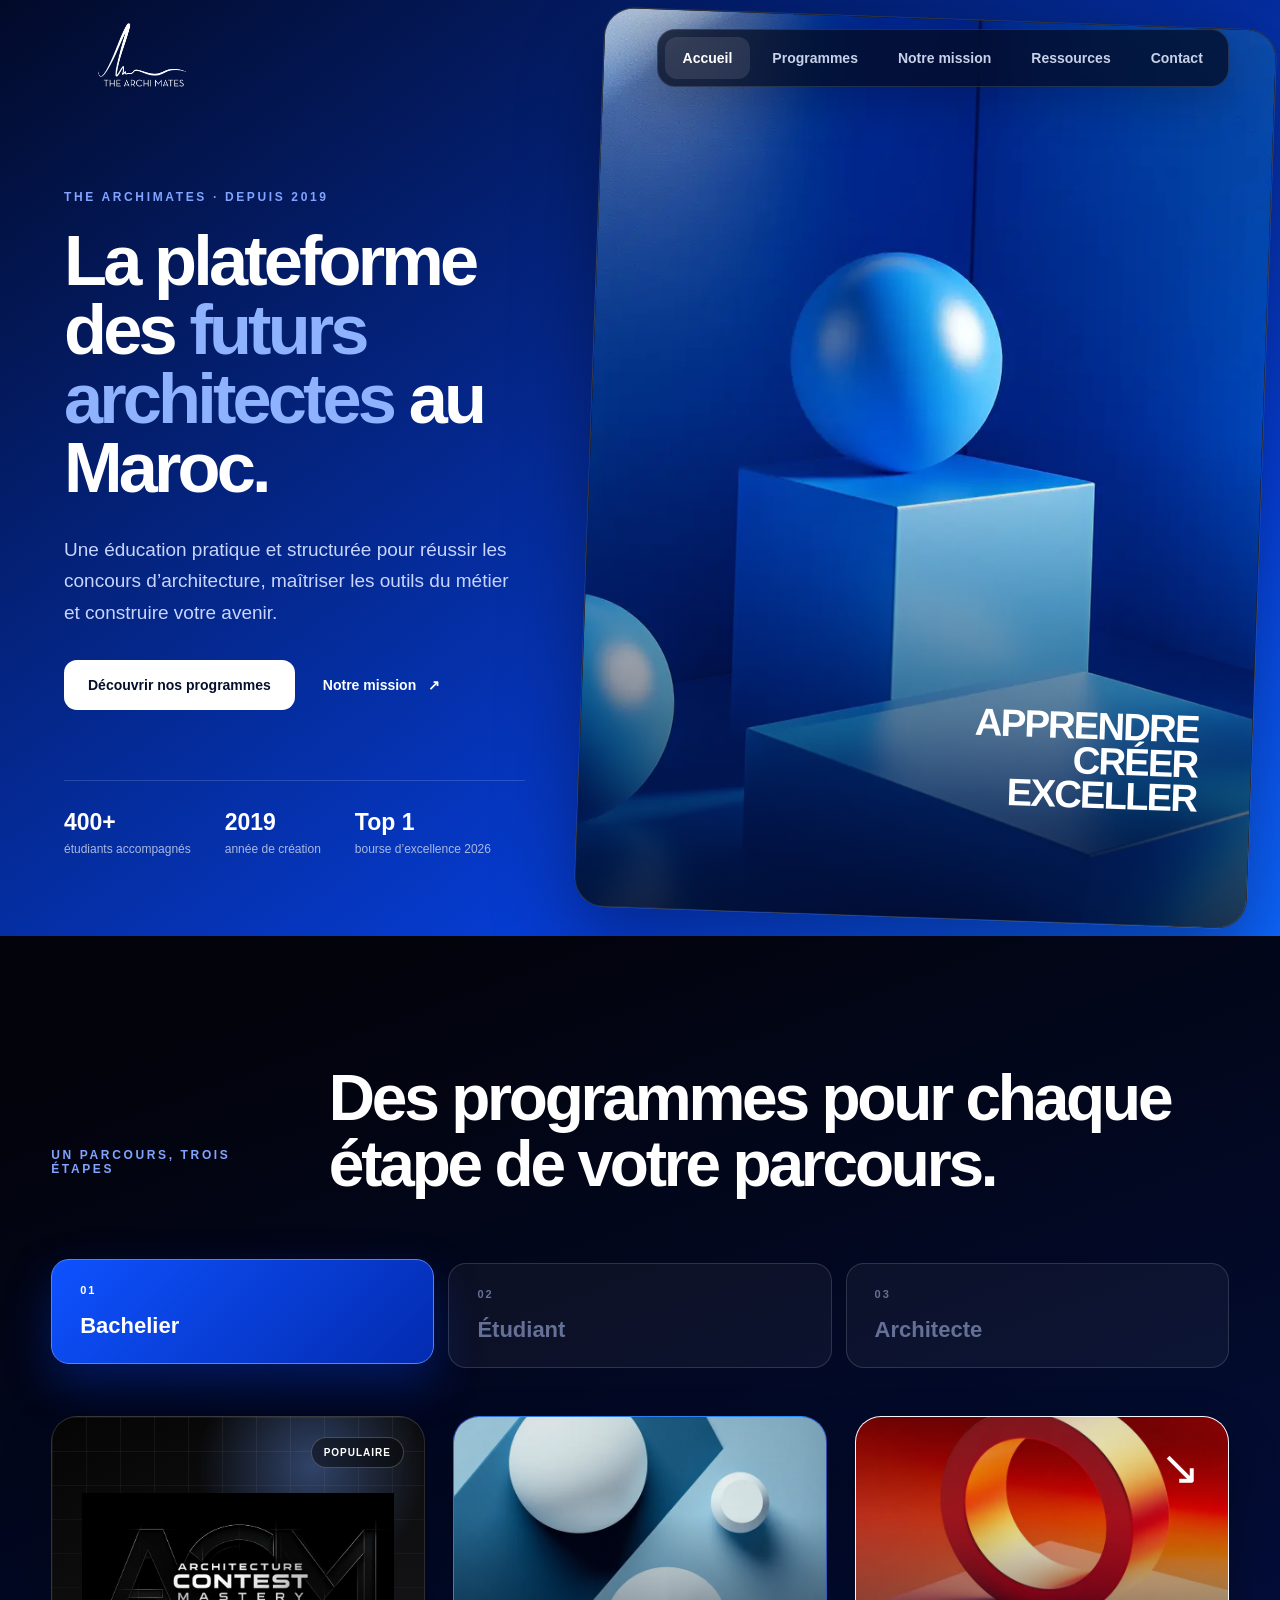
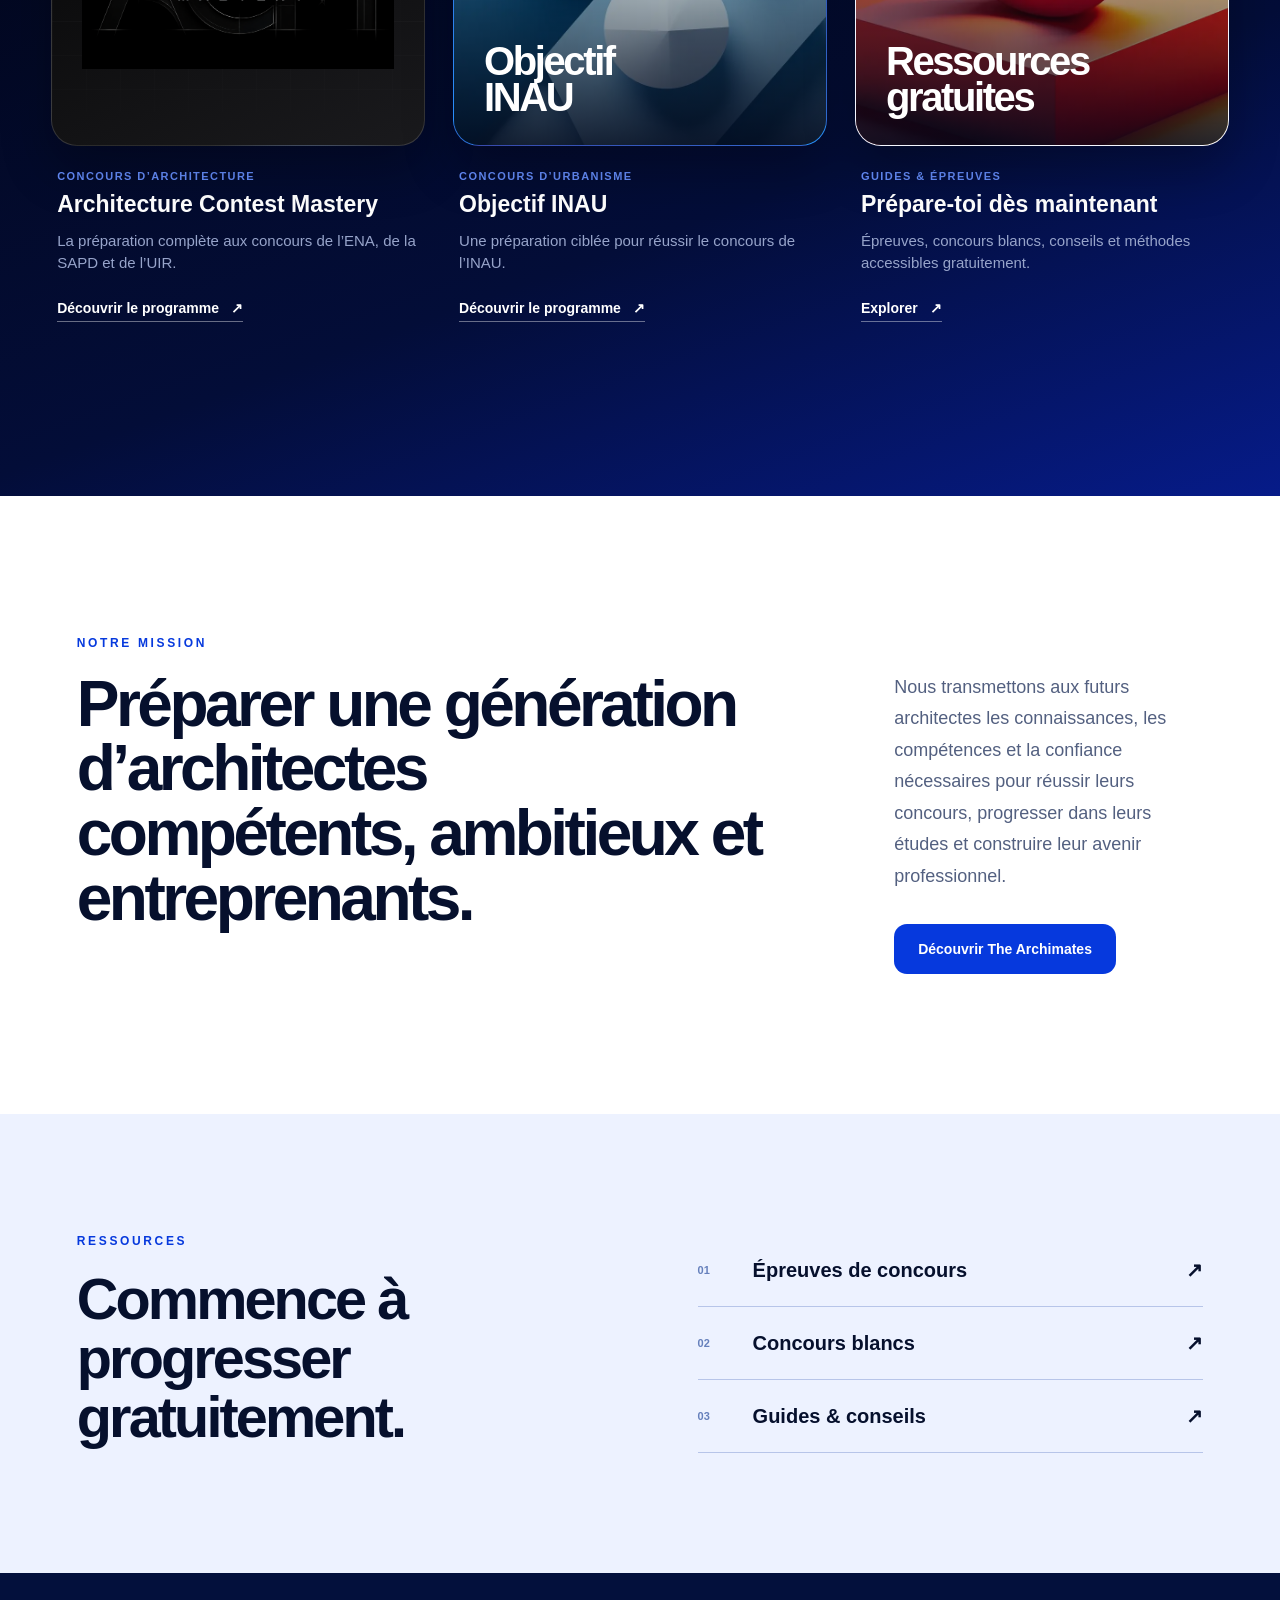
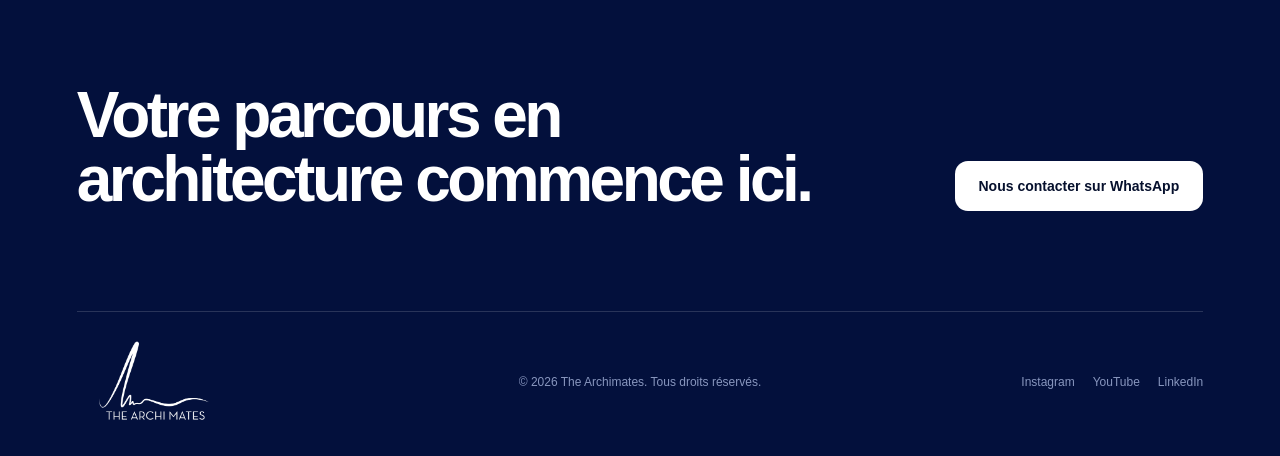
<file: index.html>
<!doctype html>
<html lang="fr">
<head>
  <meta charset="utf-8">
  <meta name="viewport" content="width=device-width, initial-scale=1">
  <title>The Archimates — La plateforme des futurs architectes au Maroc</title>
  <meta name="description" content="Préparez les concours d'architecture au Maroc, développez vos compétences et construisez votre avenir avec The Archimates.">
  <link rel="stylesheet" href="styles.css">
  <link rel="icon" type="image/png" href="assets/favicon-64.png">
  <link rel="stylesheet" href="imagery.css">
</head>
<body>
  <header class="nav-wrap">
    <a class="brand" href="#top" aria-label="The Archimates — Accueil">
      <img src="assets/the-archimates-logo.png" alt="The Archimates">
    </a>
    <button class="menu-toggle" aria-expanded="false" aria-controls="nav-links">Menu</button>
    <nav id="nav-links" class="nav-links" aria-label="Navigation principale">
      <a class="active" href="#top">Accueil</a>
      <a href="#programmes">Programmes</a>
      <a href="#mission">Notre mission</a>
      <a href="#ressources">Ressources</a>
      <a href="#contact">Contact</a>
    </nav>
  </header>

  <main id="top">
    <section class="hero">
      <div class="hero-copy">
        <p class="eyebrow">THE ARCHIMATES · DEPUIS 2019</p>
        <h1>La plateforme des <span>futurs architectes</span> au Maroc.</h1>
        <p class="hero-text">Une éducation pratique et structurée pour réussir les concours d’architecture, maîtriser les outils du métier et construire votre avenir.</p>
        <div class="hero-actions">
          <a class="button button-light" href="#programmes">Découvrir nos programmes</a>
          <a class="text-link" href="#mission">Notre mission <span aria-hidden="true">↗</span></a>
        </div>
        <div class="hero-proof" aria-label="Chiffres clés">
          <div><strong>400+</strong><span>étudiants accompagnés</span></div>
          <div><strong>2019</strong><span>année de création</span></div>
          <div><strong>Top 1</strong><span>bourse d’excellence 2026</span></div>
        </div>
      </div>
      <div class="hero-art supplied-art" aria-hidden="true">
        <img src="assets/geometrie-bleue.webp" alt="" width="816" height="1456" fetchpriority="high">
        <p>APPRENDRE<br>CRÉER<br>EXCELLER</p>
      </div>
    </section>

    <section id="programmes" class="programs-section">
      <div class="section-heading">
        <p class="eyebrow">UN PARCOURS, TROIS ÉTAPES</p>
        <h2>Des programmes pour chaque étape de votre parcours.</h2>
      </div>

      <div class="audience-tabs" role="tablist" aria-label="Choisir un profil">
        <button class="audience-tab active" role="tab" aria-selected="true" data-audience="bachelier"><span>01</span>Bachelier</button>
        <button class="audience-tab" role="tab" aria-selected="false" data-audience="etudiant"><span>02</span>Étudiant</button>
        <button class="audience-tab" role="tab" aria-selected="false" data-audience="architecte"><span>03</span>Architecte</button>
      </div>

      <div class="program-panels">
        <div class="program-grid active" id="bachelier" role="tabpanel">
          <article class="program-card featured">
            <div class="card-visual acm-visual">
              <img src="assets/acm-logo.png" alt="Architecture Contest Mastery">
              <span class="badge">Populaire</span>
            </div>
            <div class="card-copy">
              <p>Concours d’architecture</p>
              <h3>Architecture Contest Mastery</h3>
              <span>La préparation complète aux concours de l’ENA, de la SAPD et de l’UIR.</span>
              <a href="acm.html">Découvrir le programme <b>↗</b></a>
            </div>
          </article>
          <article class="program-card">
            <div class="card-visual inau-visual illustrated-card"><img class="program-art" src="assets/geometrie-composition.webp" alt="" loading="lazy" width="816" height="1456"><strong>Objectif<br>INAU</strong></div>
            <div class="card-copy"><p>Concours d’urbanisme</p><h3>Objectif INAU</h3><span>Une préparation ciblée pour réussir le concours de l’INAU.</span><a href="inau.html">Découvrir le programme <b>↗</b></a></div>
          </article>
          <article class="program-card light-card">
            <div class="card-visual resources-visual illustrated-card"><img class="program-art" src="assets/geometrie-anneau.webp" alt="" loading="lazy" width="816" height="1456"><strong>Ressources<br>gratuites</strong><i>↘</i></div>
            <div class="card-copy"><p>Guides & épreuves</p><h3>Prépare-toi dès maintenant</h3><span>Épreuves, concours blancs, conseils et méthodes accessibles gratuitement.</span><a href="#ressources">Explorer <b>↗</b></a></div>
          </article>
        </div>

        <div class="program-grid" id="etudiant" role="tabpanel" hidden>
          <article class="program-card featured"><div class="card-visual archicad-visual illustrated-card"><img class="program-art" src="assets/geometrie-verre.webp" alt="" loading="lazy" width="816" height="1456"><strong>ArchiCAD<br>Mastery</strong><span class="badge">Disponible</span></div><div class="card-copy"><p>Conception BIM</p><h3>ArchiCAD Mastery + Awards</h3><span>Réalise plus rapidement tes projets et améliore leur présentation.</span><a href="#contact">Découvrir <b>↗</b></a></div></article>
          <article class="program-card"><div class="card-visual revit-visual illustrated-card"><img class="program-art" src="assets/geometrie-triangles.webp" alt="" loading="lazy" width="816" height="1456"><strong>Revit<br>Mastery</strong><span class="badge">En préparation</span></div><div class="card-copy"><p>Conception & développement</p><h3>Revit Mastery</h3><span>Une méthode structurée pour développer tes projets sur Revit.</span><a href="#contact">Liste prioritaire <b>↗</b></a></div></article>
          <article class="program-card light-card"><div class="card-visual resources-visual illustrated-card"><img class="program-art" src="assets/geometrie-anneau.webp" alt="" loading="lazy" width="816" height="1456"><strong>Ressources<br>étudiantes</strong><i>↘</i></div><div class="card-copy"><p>Outils & méthodes</p><h3>Progresser dans tes études</h3><span>Des ressources pratiques pour concevoir et présenter tes projets.</span><a href="#ressources">Explorer <b>↗</b></a></div></article>
        </div>

        <div class="program-grid" id="architecte" role="tabpanel" hidden>
          <article class="program-card"><div class="card-visual firm-visual illustrated-card"><img class="program-art" src="assets/geometrie-triangle-noir.webp" alt="" loading="lazy" width="816" height="1456"><strong>The<br>Winning Firm</strong><span class="badge">Ambition</span></div><div class="card-copy"><p>Marché privé</p><h3>The Winning Firm</h3><span>Positionner son agence sur le marché privé haut de gamme.</span><a href="#contact">Manifester mon intérêt <b>↗</b></a></div></article>
          <article class="program-card"><div class="card-visual public-visual illustrated-card"><img class="program-art" src="assets/geometrie-bleue.webp" alt="" loading="lazy" width="816" height="1456"><strong>Marchés<br>Publics</strong><span class="badge">Ambition</span></div><div class="card-copy"><p>Commande publique</p><h3>Marchés Publics</h3><span>Comprendre les règles, les exigences et la réalité de ce choix.</span><a href="#contact">Manifester mon intérêt <b>↗</b></a></div></article>
          <article class="program-card"><div class="card-visual dce-visual illustrated-card"><img class="program-art" src="assets/geometrie-verre.webp" alt="" loading="lazy" width="816" height="1456"><strong>DCE<br>Mastery</strong><span class="badge">Ambition 2027</span></div><div class="card-copy"><p>Excellence documentaire</p><h3>DCE Mastery</h3><span>Produire des dossiers complets, cohérents et respectés.</span><a href="#contact">Manifester mon intérêt <b>↗</b></a></div></article>
        </div>
      </div>
    </section>

    <section id="mission" class="mission-section">
      <p class="eyebrow">NOTRE MISSION</p>
      <div class="mission-grid">
        <h2>Préparer une génération d’architectes compétents, ambitieux et entreprenants.</h2>
        <div><p>Nous transmettons aux futurs architectes les connaissances, les compétences et la confiance nécessaires pour réussir leurs concours, progresser dans leurs études et construire leur avenir professionnel.</p><a class="button button-blue" href="#contact">Découvrir The Archimates</a></div>
      </div>
    </section>

    <section id="ressources" class="resource-section">
      <div><p class="eyebrow">RESSOURCES</p><h2>Commence à progresser gratuitement.</h2></div>
      <div class="resource-links"><a href="#contact"><span>01</span>Épreuves de concours<b>↗</b></a><a href="#contact"><span>02</span>Concours blancs<b>↗</b></a><a href="#contact"><span>03</span>Guides & conseils<b>↗</b></a></div>
    </section>
  </main>

  <footer id="contact">
    <div class="footer-top"><h2>Votre parcours en architecture commence ici.</h2><a class="button button-light" href="https://wa.me/212623069864">Nous contacter sur WhatsApp</a></div>
    <div class="footer-bottom"><img src="assets/the-archimates-logo.png" alt="The Archimates"><p>© 2026 The Archimates. Tous droits réservés.</p><div><a href="#">Instagram</a><a href="#">YouTube</a><a href="#">LinkedIn</a></div></div>
  </footer>
  <script src="script.js"></script>
</body>
</html>
</file>
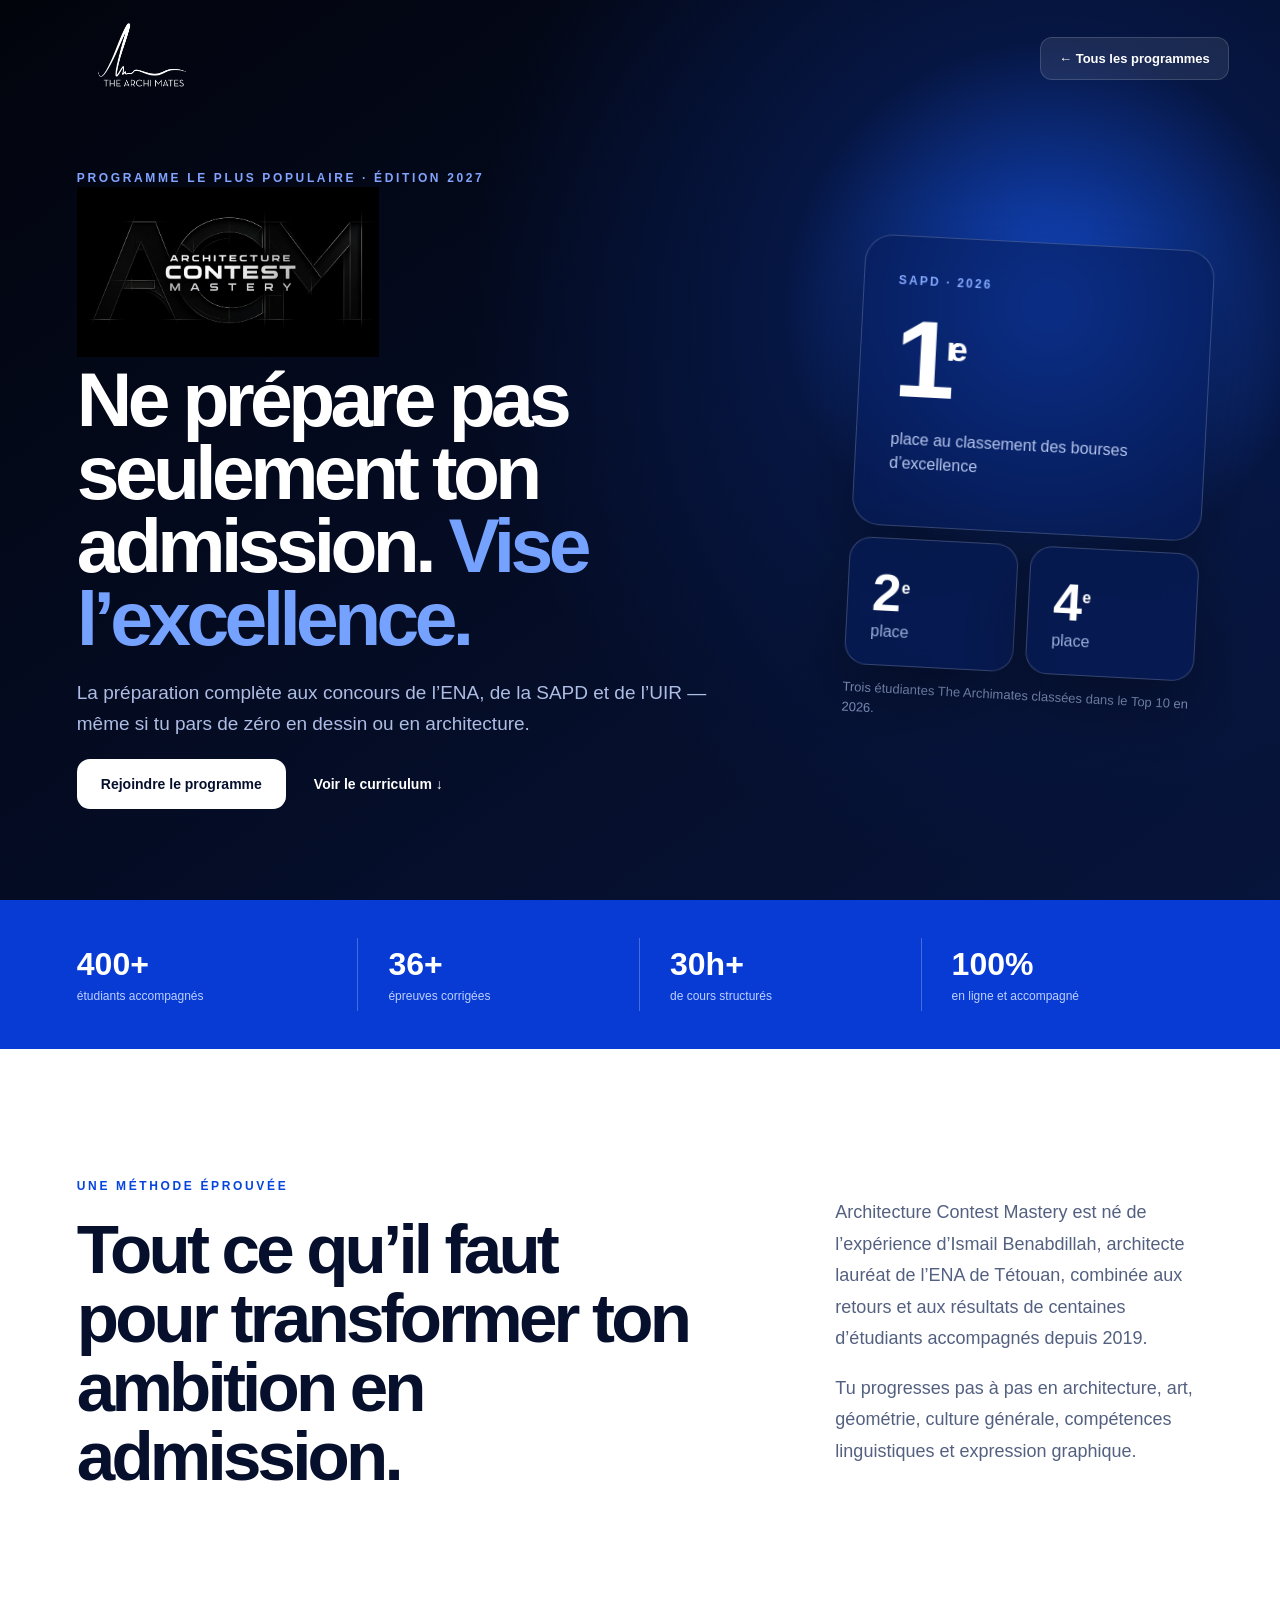
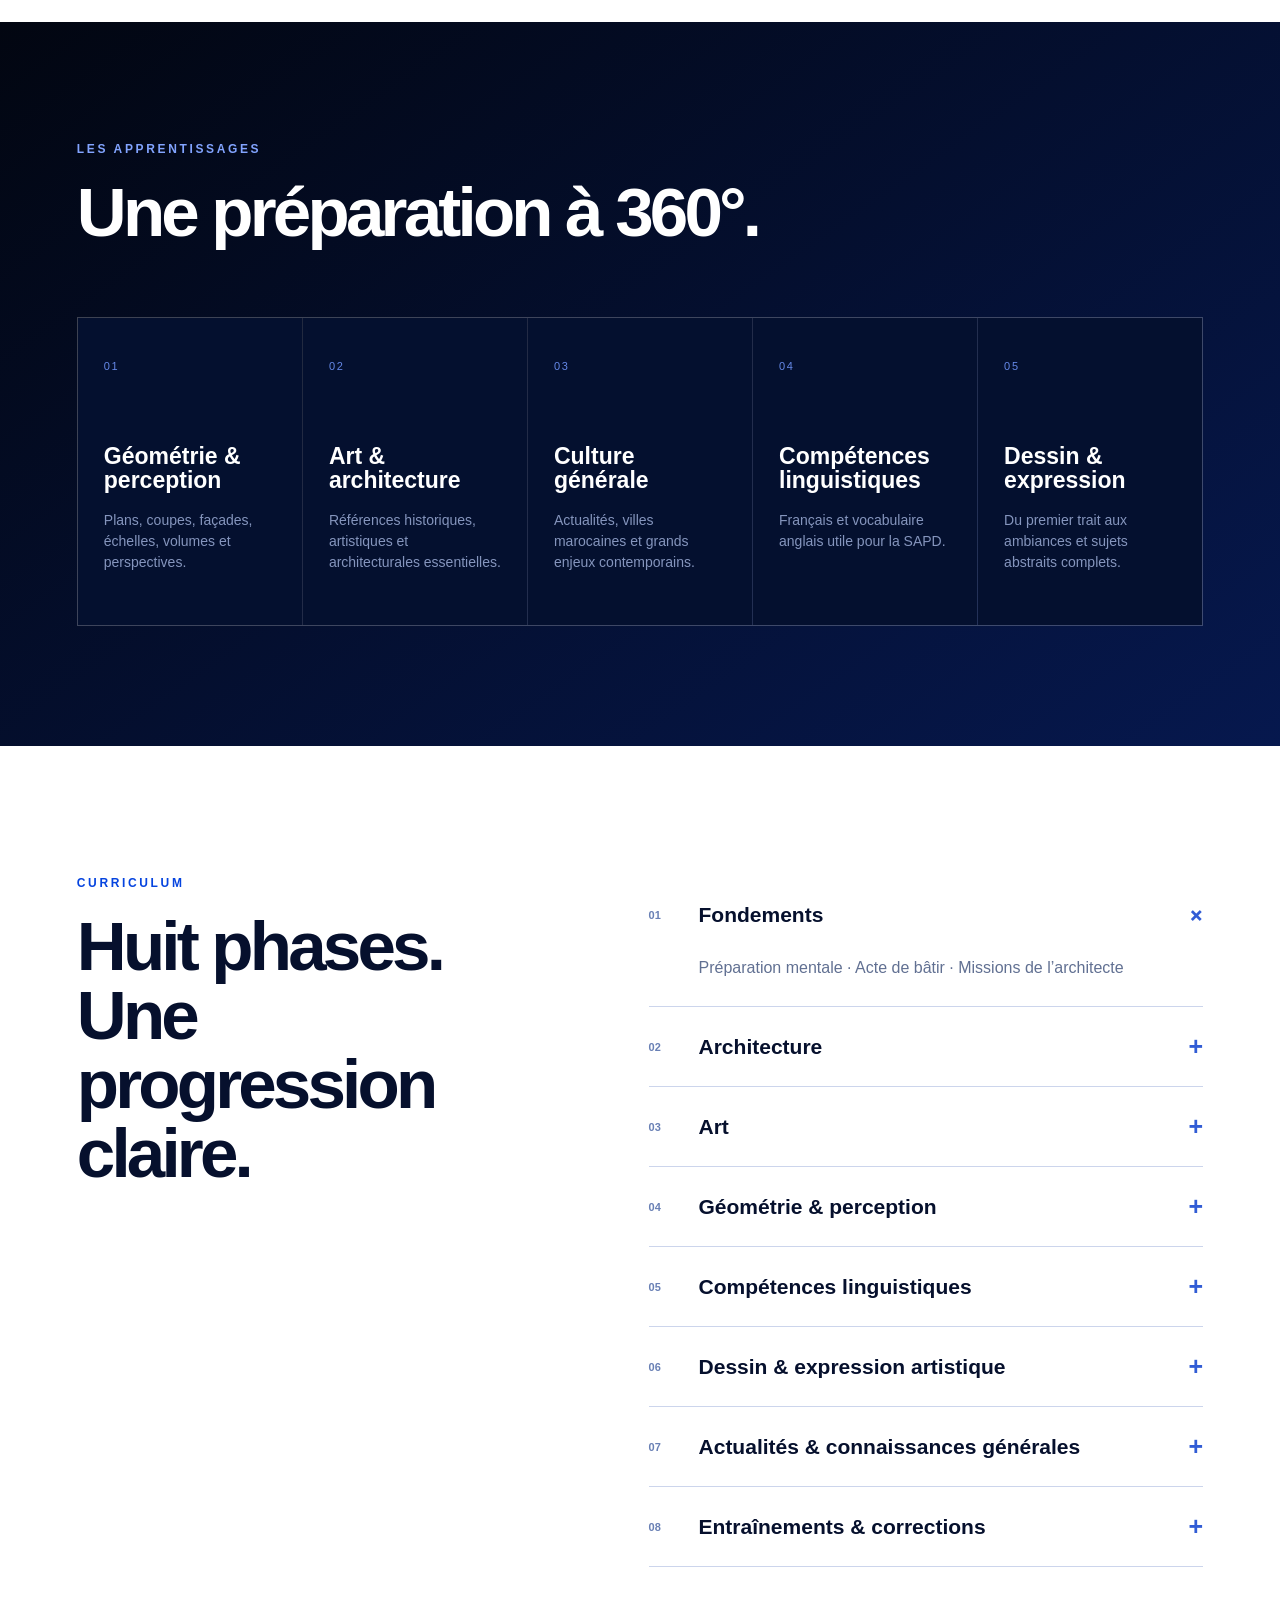
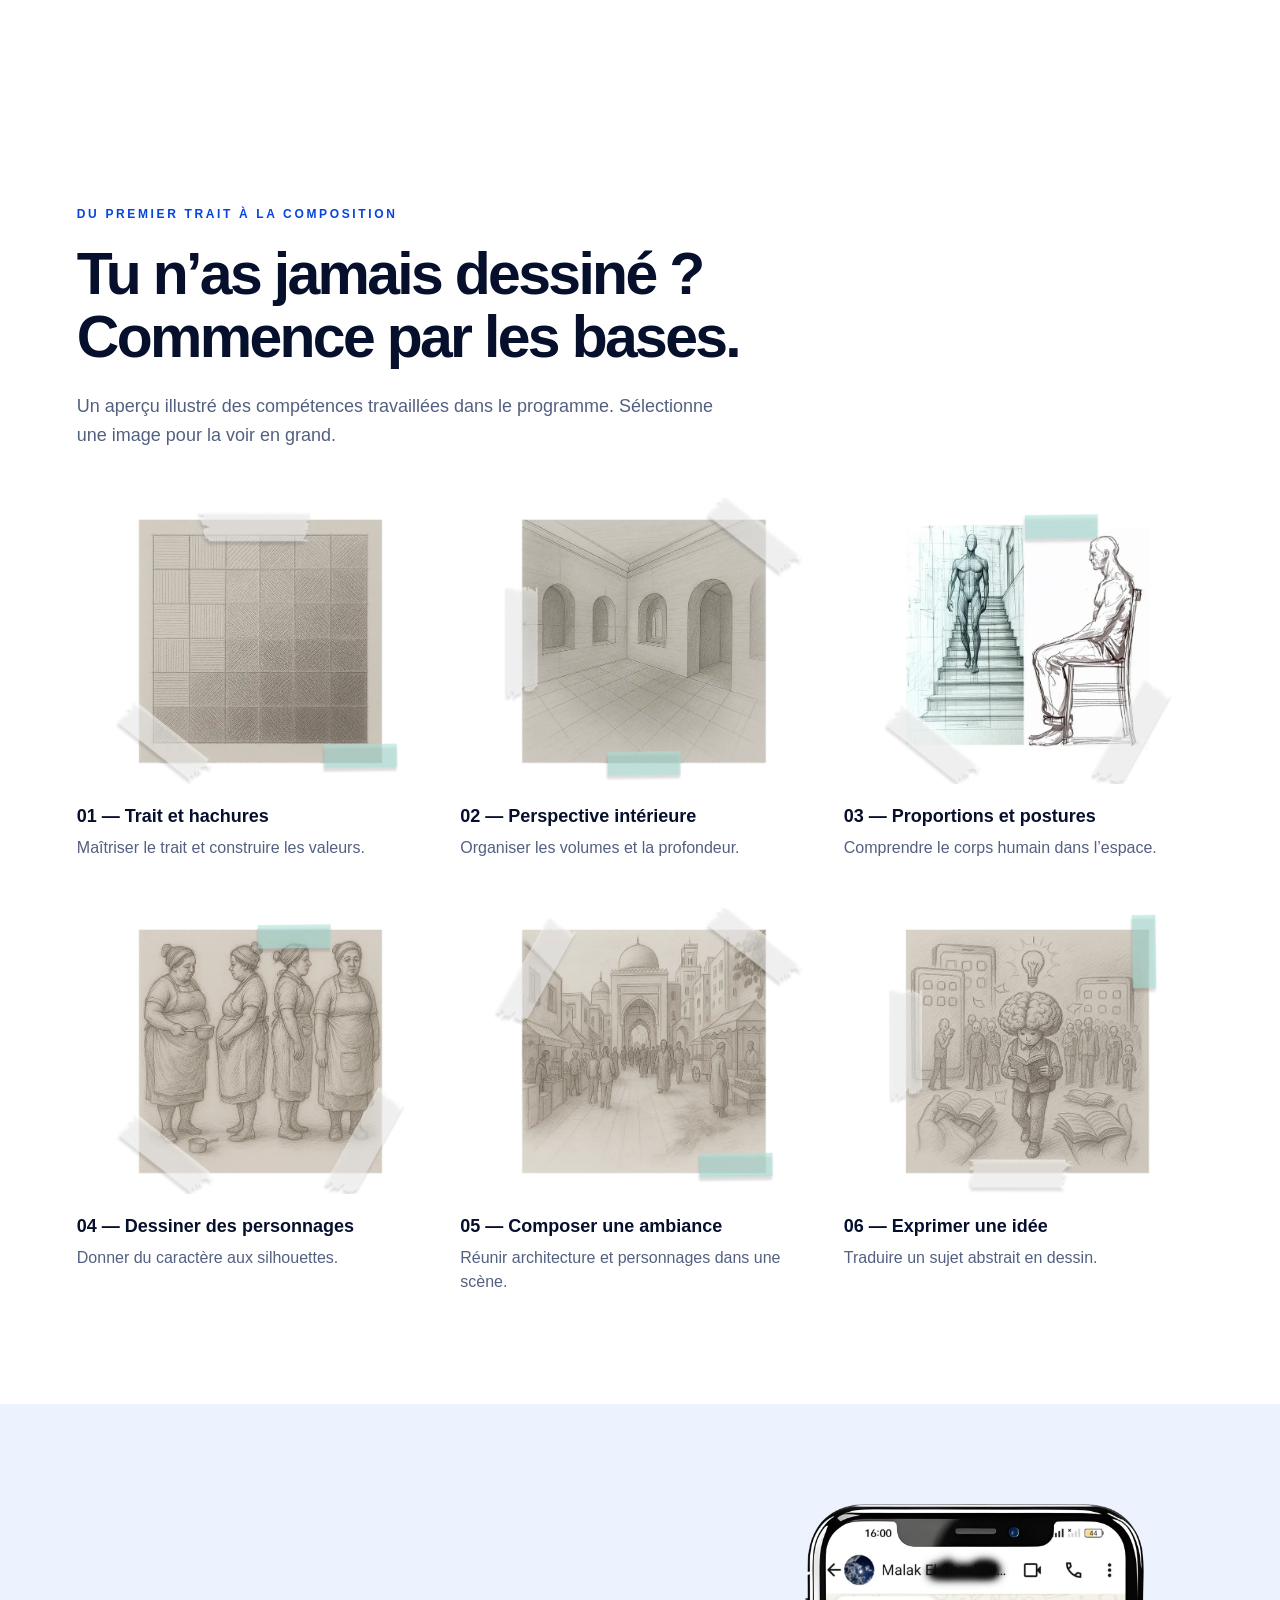
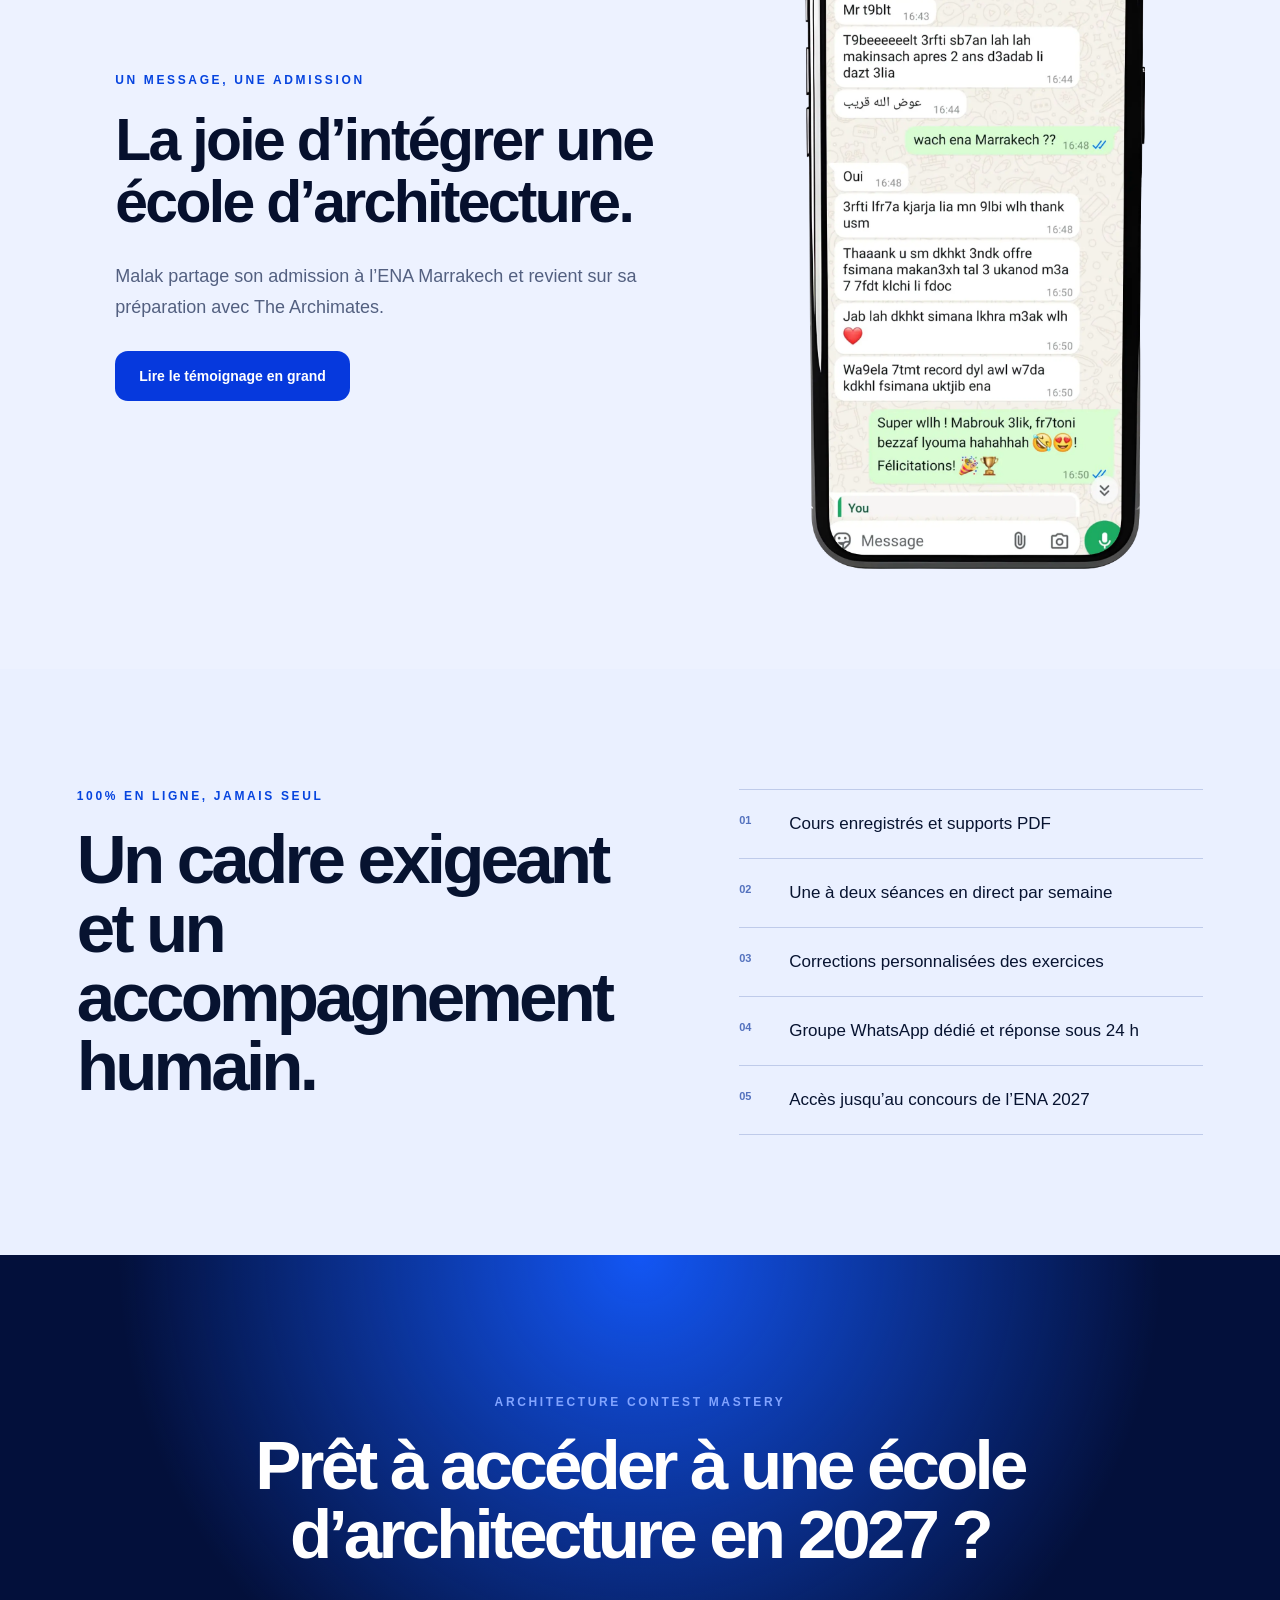
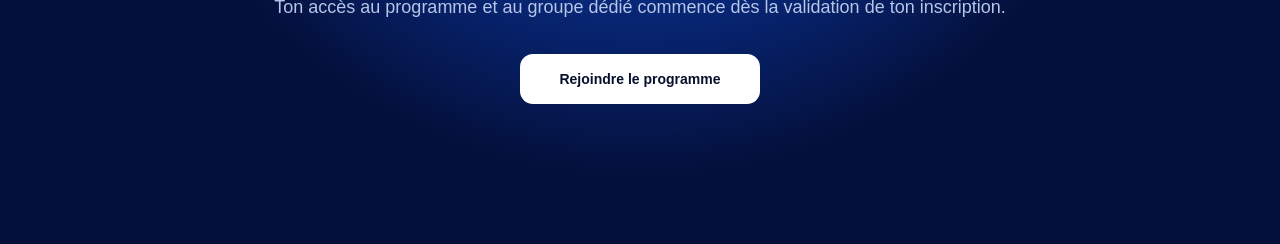
<file: acm.html>
<!doctype html>
<html lang="fr">
<head>
  <meta charset="utf-8">
  <meta name="viewport" content="width=device-width, initial-scale=1">
  <title>Architecture Contest Mastery — Préparation concours architecture Maroc</title>
  <meta name="description" content="Préparez les concours ENA, SAPD et UIR avec Architecture Contest Mastery : cours, dessin, corrections et accompagnement personnalisé.">
  <link rel="stylesheet" href="styles.css">
  <link rel="stylesheet" href="acm.css">
  <link rel="icon" type="image/png" href="assets/favicon-64.png">
  <link rel="stylesheet" href="imagery.css">
</head>
<body class="acm-page">
  <header class="nav-wrap">
    <a class="brand" href="index.html"><img src="assets/the-archimates-logo.png" alt="The Archimates"></a>
    <a class="back-link" href="index.html#programmes">← Tous les programmes</a>
  </header>
  <main>
    <section class="acm-hero">
      <div class="acm-hero-copy">
        <p class="eyebrow">PROGRAMME LE PLUS POPULAIRE · ÉDITION 2027</p>
        <img class="acm-mark" src="assets/acm-logo.png" alt="Architecture Contest Mastery">
        <h1>Ne prépare pas seulement ton admission. <span>Vise l’excellence.</span></h1>
        <p>La préparation complète aux concours de l’ENA, de la SAPD et de l’UIR — même si tu pars de zéro en dessin ou en architecture.</p>
        <div class="hero-actions"><a class="button button-light" href="https://wa.me/212623069864">Rejoindre le programme</a><a class="text-link" href="#curriculum">Voir le curriculum ↓</a></div>
      </div>
      <div class="acm-score">
        <div class="score-card"><span>SAPD · 2026</span><strong>1<sup>re</sup></strong><p>place au classement des bourses d’excellence</p></div>
        <div class="score-row"><div><strong>2<sup>e</sup></strong><span>place</span></div><div><strong>4<sup>e</sup></strong><span>place</span></div></div>
        <p class="proof-note">Trois étudiantes The Archimates classées dans le Top 10 en 2026.</p>
      </div>
    </section>

    <section class="acm-trust">
      <div><strong>400+</strong><span>étudiants accompagnés</span></div>
      <div><strong>36+</strong><span>épreuves corrigées</span></div>
      <div><strong>30h+</strong><span>de cours structurés</span></div>
      <div><strong>100%</strong><span>en ligne et accompagné</span></div>
    </section>

    <section class="acm-intro white-section">
      <div><p class="eyebrow">UNE MÉTHODE ÉPROUVÉE</p><h2>Tout ce qu’il faut pour transformer ton ambition en admission.</h2></div>
      <div><p>Architecture Contest Mastery est né de l’expérience d’Ismail Benabdillah, architecte lauréat de l’ENA de Tétouan, combinée aux retours et aux résultats de centaines d’étudiants accompagnés depuis 2019.</p><p>Tu progresses pas à pas en architecture, art, géométrie, culture générale, compétences linguistiques et expression graphique.</p></div>
    </section>

    <section class="learning-section">
      <p class="eyebrow">LES APPRENTISSAGES</p>
      <h2>Une préparation à 360°.</h2>
      <div class="learning-grid">
        <article><span>01</span><h3>Géométrie & perception</h3><p>Plans, coupes, façades, échelles, volumes et perspectives.</p></article>
        <article><span>02</span><h3>Art & architecture</h3><p>Références historiques, artistiques et architecturales essentielles.</p></article>
        <article><span>03</span><h3>Culture générale</h3><p>Actualités, villes marocaines et grands enjeux contemporains.</p></article>
        <article><span>04</span><h3>Compétences linguistiques</h3><p>Français et vocabulaire anglais utile pour la SAPD.</p></article>
        <article><span>05</span><h3>Dessin & expression</h3><p>Du premier trait aux ambiances et sujets abstraits complets.</p></article>
      </div>
    </section>

    <section id="curriculum" class="curriculum-section white-section">
      <div class="curriculum-head"><p class="eyebrow">CURRICULUM</p><h2>Huit phases. Une progression claire.</h2></div>
      <div class="accordion">
        <details open><summary><span>01</span>Fondements<b>+</b></summary><p>Préparation mentale · Acte de bâtir · Missions de l’architecte</p></details>
        <details><summary><span>02</span>Architecture<b>+</b></summary><p>Glossaire · Histoire · Architectes de renommée · Architecture du Maroc</p></details>
        <details><summary><span>03</span>Art<b>+</b></summary><p>Glossaire · Histoire de l’art · Artistes et œuvres célèbres · Art marocain</p></details>
        <details><summary><span>04</span>Géométrie & perception<b>+</b></summary><p>Plans, coupes, façades · Échelles · 3D · Perspective · Astuces de géométrie</p></details>
        <details><summary><span>05</span>Compétences linguistiques<b>+</b></summary><p>Français · Citations · English for Architects</p></details>
        <details><summary><span>06</span>Dessin & expression artistique<b>+</b></summary><p>Trait · Volumes · Perspectives · Personnages · Ambiances · Caricatures</p></details>
        <details><summary><span>07</span>Actualités & connaissances générales<b>+</b></summary><p>Faits divers 2026–2027 · Villes intelligentes · Villes des ENA</p></details>
        <details><summary><span>08</span>Entraînements & corrections<b>+</b></summary><p>Concours ENA depuis 2014 · SAPD · UIR · ENSA Marseille · Concours blancs · Entretien oral</p></details>
      </div>
    </section>

<section class="drawing-gallery" aria-labelledby="dessin-title"><p class="eyebrow">DU PREMIER TRAIT À LA COMPOSITION</p><h2 id="dessin-title">Tu n’as jamais dessiné ?<br>Commence par les bases.</h2><p class="gallery-intro">Un aperçu illustré des compétences travaillées dans le programme. Sélectionne une image pour la voir en grand.</p><div class="drawing-grid"><figure><a href="assets/dessin-trait.png" target="_blank" rel="noopener" aria-label="Agrandir : Trait et hachures"><img src="assets/dessin-trait.webp" alt="Trait et hachures — illustration pédagogique" width="911" height="725" loading="lazy" decoding="async"></a><figcaption><h3>01 — Trait et hachures</h3><p>Maîtriser le trait et construire les valeurs.</p></figcaption></figure><figure><a href="assets/dessin-perspective.png" target="_blank" rel="noopener" aria-label="Agrandir : Perspective intérieure"><img src="assets/dessin-perspective.webp" alt="Perspective intérieure — illustration pédagogique" width="911" height="725" loading="lazy" decoding="async"></a><figcaption><h3>02 — Perspective intérieure</h3><p>Organiser les volumes et la profondeur.</p></figcaption></figure><figure><a href="assets/dessin-anatomie.png" target="_blank" rel="noopener" aria-label="Agrandir : Proportions et postures"><img src="assets/dessin-anatomie.webp" alt="Proportions et postures — illustration pédagogique" width="911" height="725" loading="lazy" decoding="async"></a><figcaption><h3>03 — Proportions et postures</h3><p>Comprendre le corps humain dans l’espace.</p></figcaption></figure><figure><a href="assets/dessin-personnages.png" target="_blank" rel="noopener" aria-label="Agrandir : Dessiner des personnages"><img src="assets/dessin-personnages.webp" alt="Dessiner des personnages — illustration pédagogique" width="911" height="725" loading="lazy" decoding="async"></a><figcaption><h3>04 — Dessiner des personnages</h3><p>Donner du caractère aux silhouettes.</p></figcaption></figure><figure><a href="assets/dessin-ambiance.png" target="_blank" rel="noopener" aria-label="Agrandir : Composer une ambiance"><img src="assets/dessin-ambiance.webp" alt="Composer une ambiance — illustration pédagogique" width="911" height="725" loading="lazy" decoding="async"></a><figcaption><h3>05 — Composer une ambiance</h3><p>Réunir architecture et personnages dans une scène.</p></figcaption></figure><figure><a href="assets/dessin-idee.png" target="_blank" rel="noopener" aria-label="Agrandir : Exprimer une idée"><img src="assets/dessin-idee.webp" alt="Exprimer une idée — illustration pédagogique" width="911" height="725" loading="lazy" decoding="async"></a><figcaption><h3>06 — Exprimer une idée</h3><p>Traduire un sujet abstrait en dessin.</p></figcaption></figure></div></section>
<section class="student-story" aria-labelledby="story-title"><div><p class="eyebrow">UN MESSAGE, UNE ADMISSION</p><h2 id="story-title">La joie d’intégrer une école d’architecture.</h2><p>Malak partage son admission à l’ENA Marrakech et revient sur sa préparation avec The Archimates.</p><a class="button button-blue" href="assets/temoignage-malak.png" target="_blank" rel="noopener">Lire le témoignage en grand</a></div><a class="story-image" href="assets/temoignage-malak.png" target="_blank" rel="noopener" aria-label="Agrandir le témoignage de Malak"><img src="assets/temoignage-malak.webp" alt="Conversation WhatsApp : Malak annonce son admission à l’ENA Marrakech et remercie The Archimates." loading="lazy" decoding="async"></a></section>
    <section class="support-section">
      <div><p class="eyebrow">100% EN LIGNE, JAMAIS SEUL</p><h2>Un cadre exigeant et un accompagnement humain.</h2></div>
      <div class="support-list"><p><b>01</b> Cours enregistrés et supports PDF</p><p><b>02</b> Une à deux séances en direct par semaine</p><p><b>03</b> Corrections personnalisées des exercices</p><p><b>04</b> Groupe WhatsApp dédié et réponse sous 24 h</p><p><b>05</b> Accès jusqu’au concours de l’ENA 2027</p></div>
    </section>

    <section class="acm-cta">
      <p class="eyebrow">ARCHITECTURE CONTEST MASTERY</p>
      <h2>Prêt à accéder à une école d’architecture en 2027 ?</h2>
      <p>Ton accès au programme et au groupe dédié commence dès la validation de ton inscription.</p>
      <a class="button button-light" href="https://wa.me/212623069864">Rejoindre le programme</a>
    </section>
  </main>
  <script src="script.js"></script>
</body>
</html>
</file>
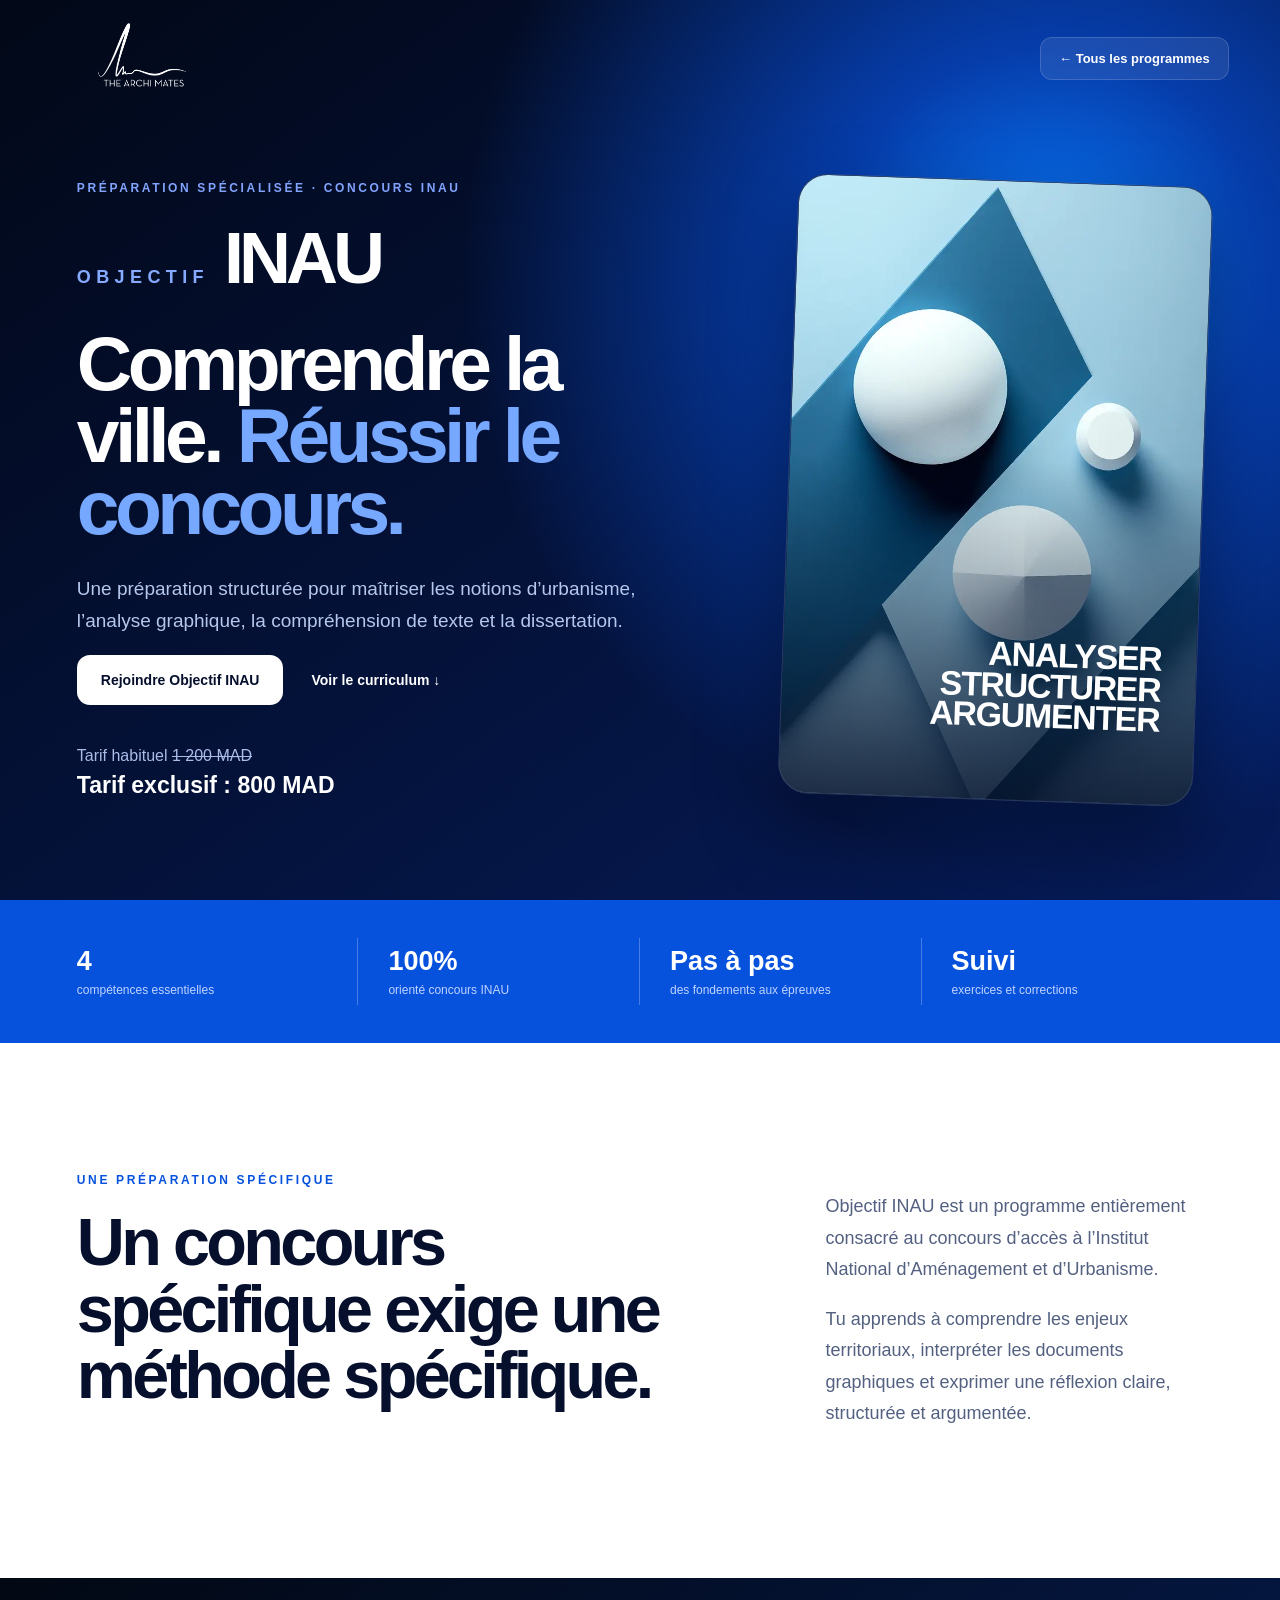
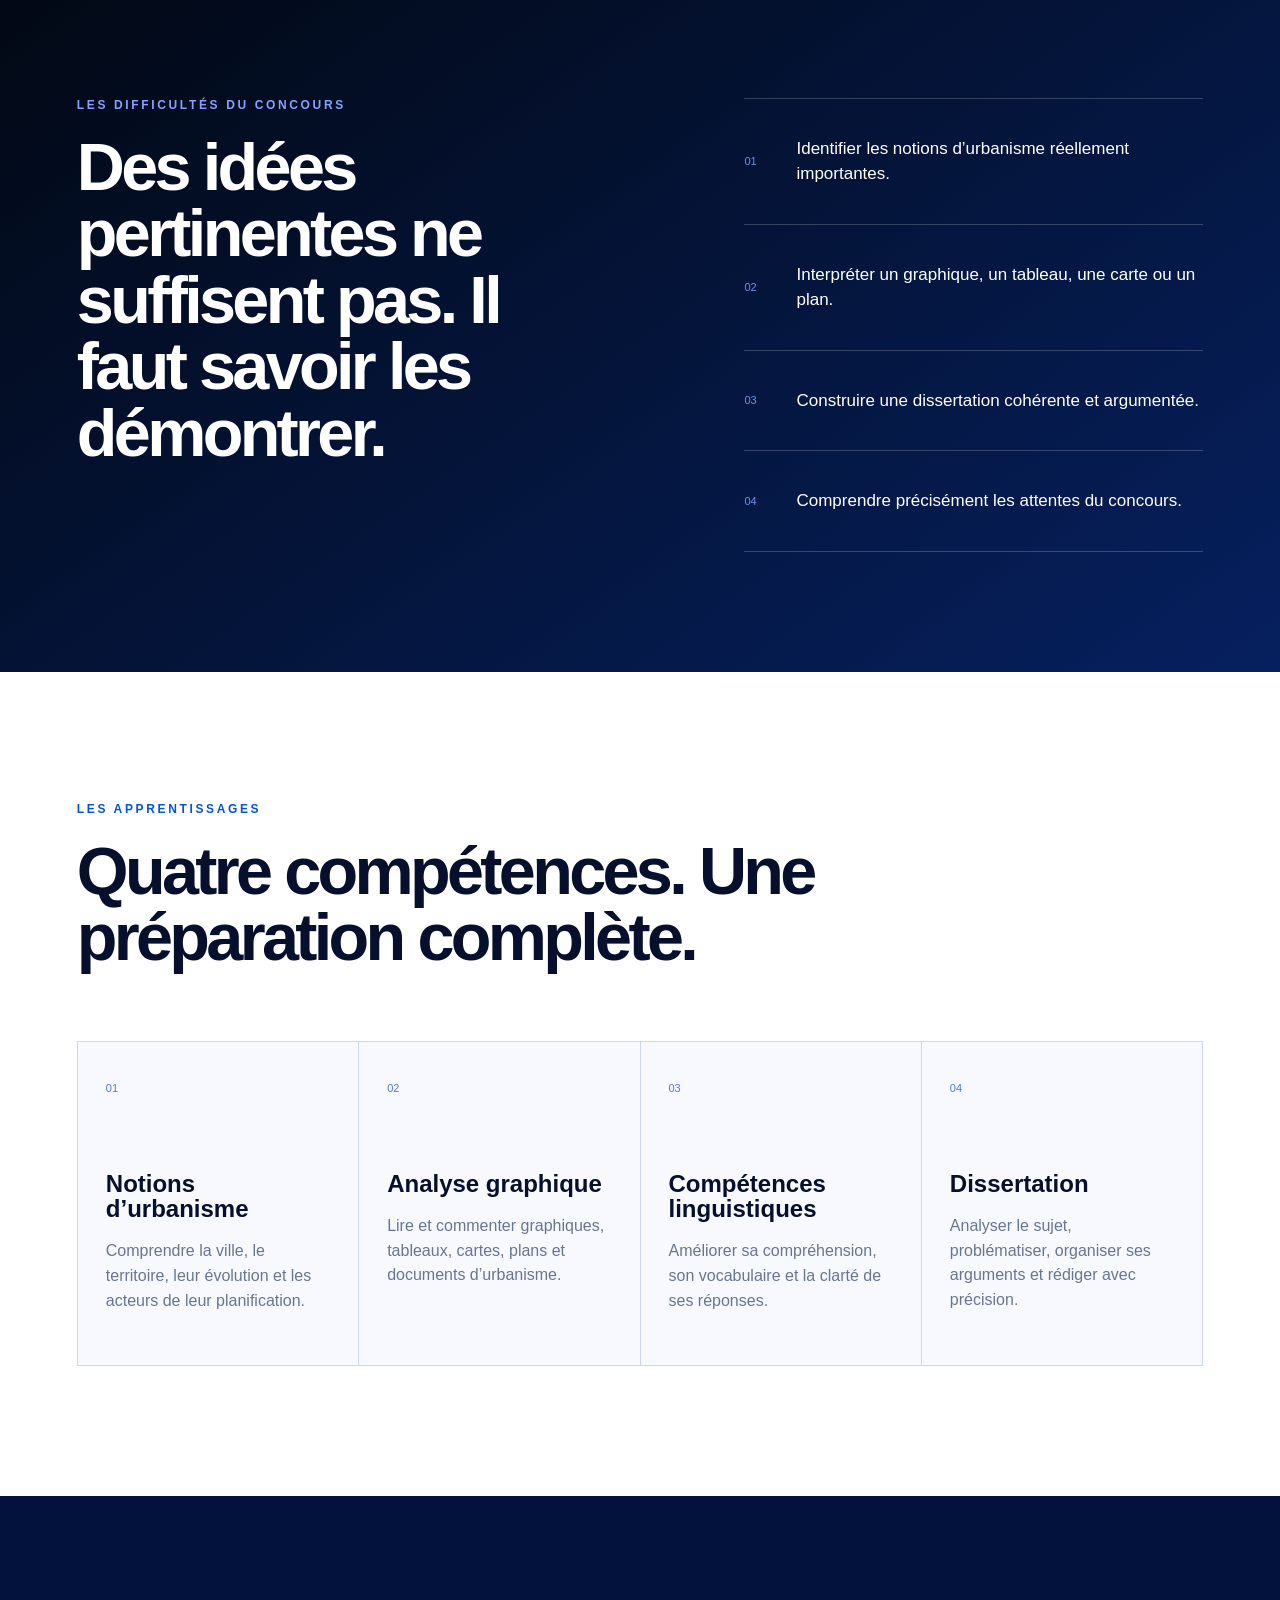
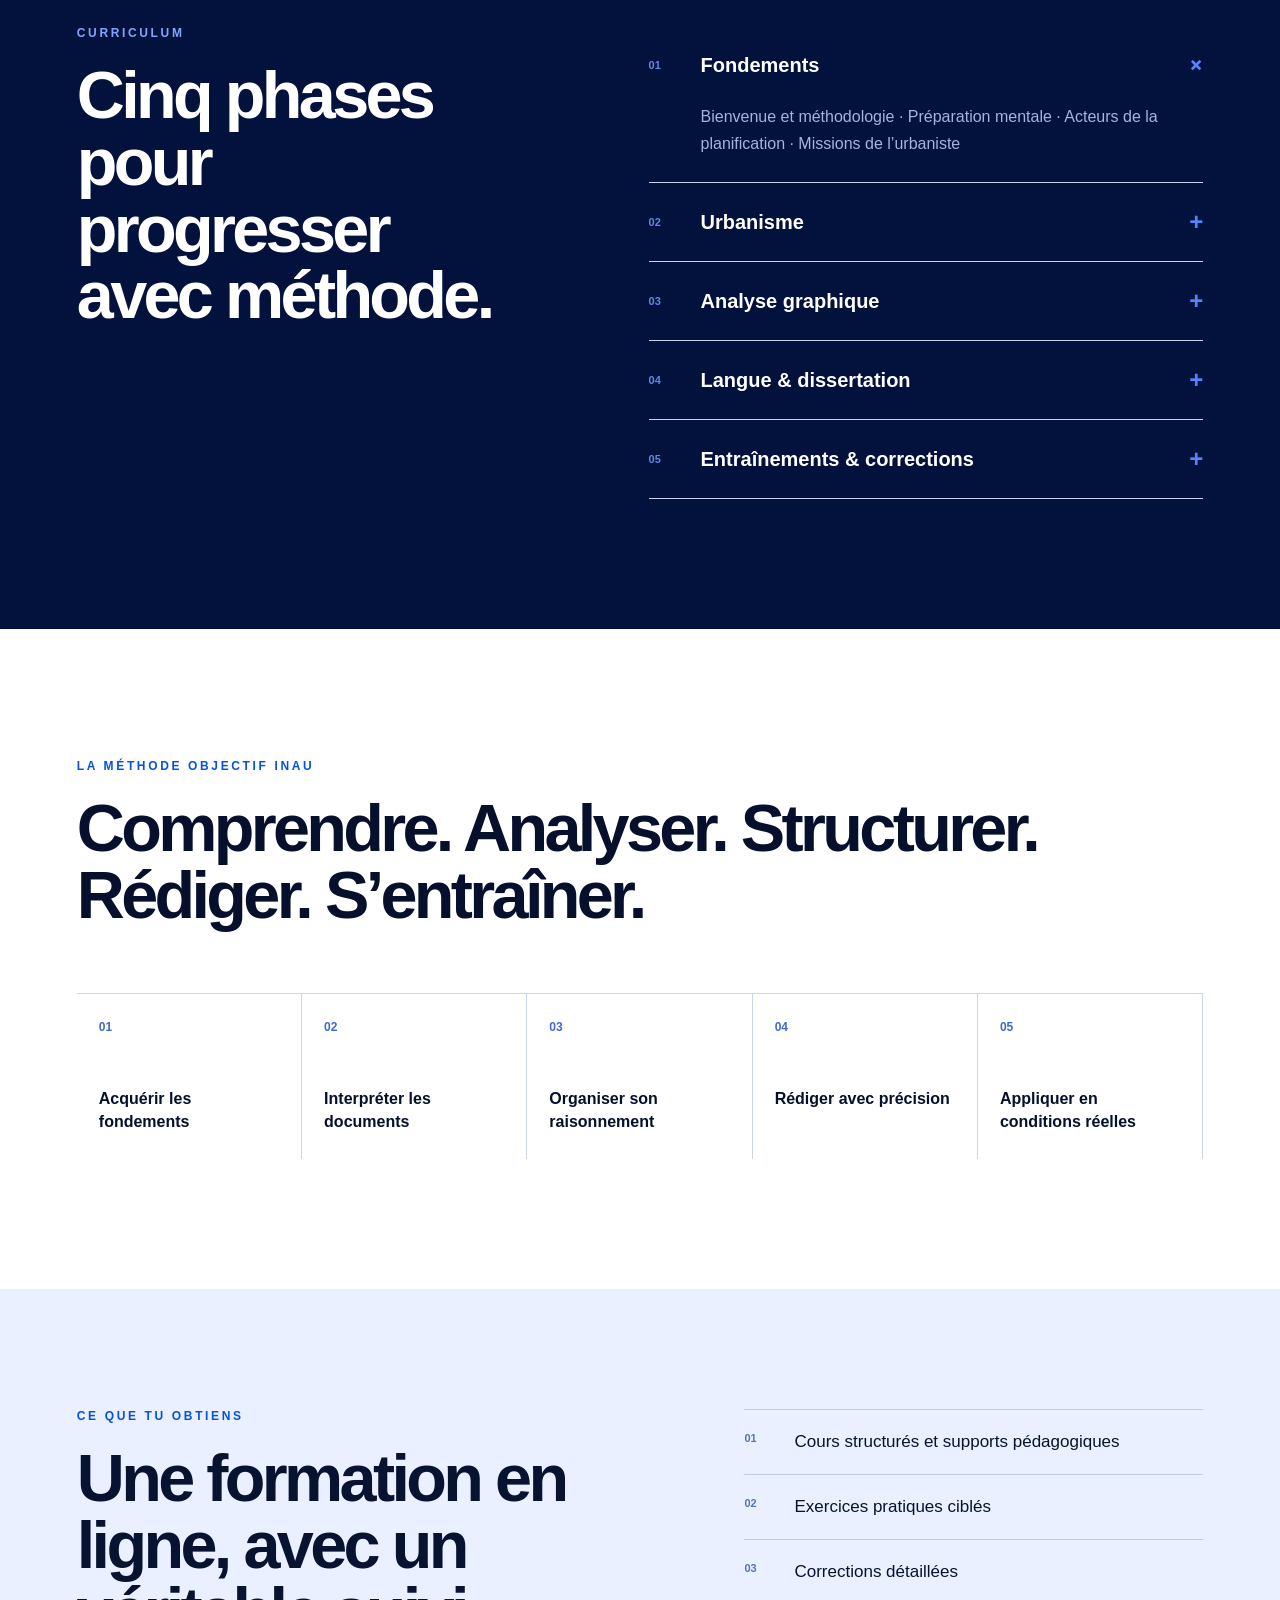
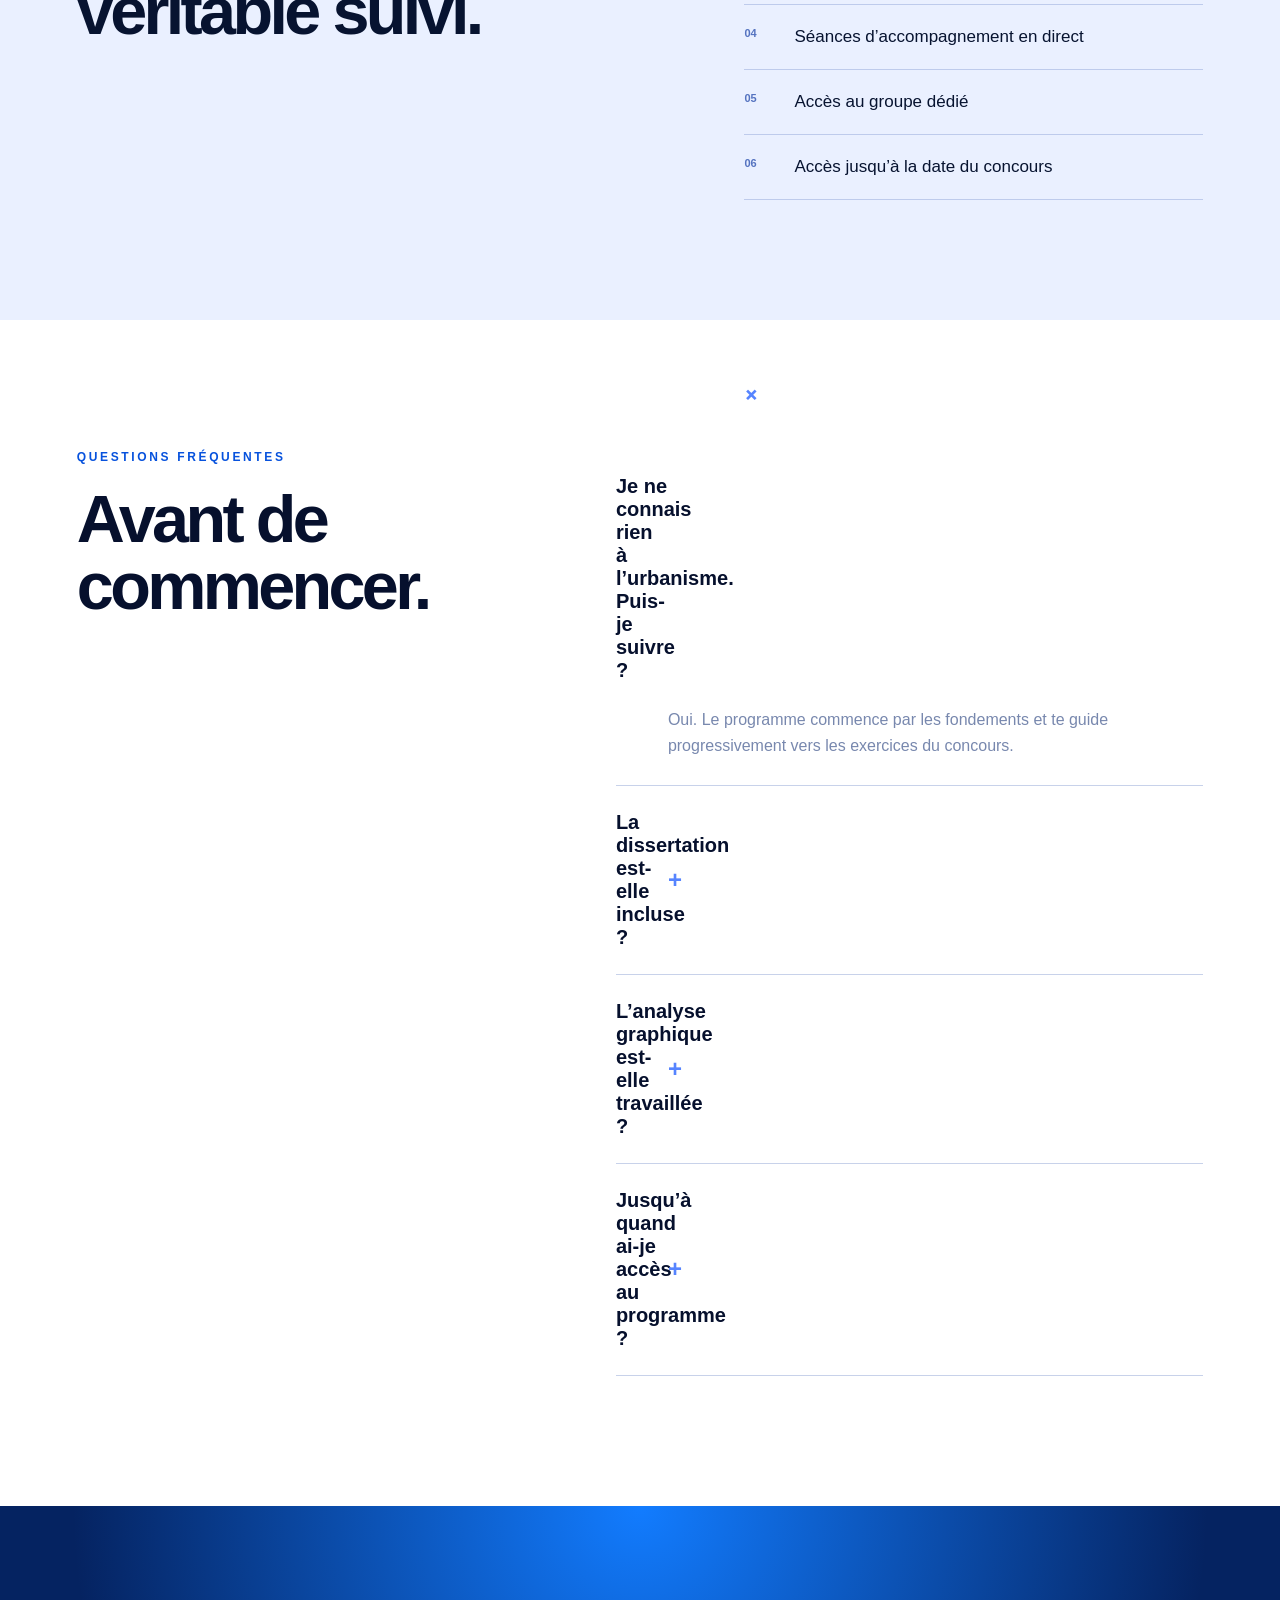
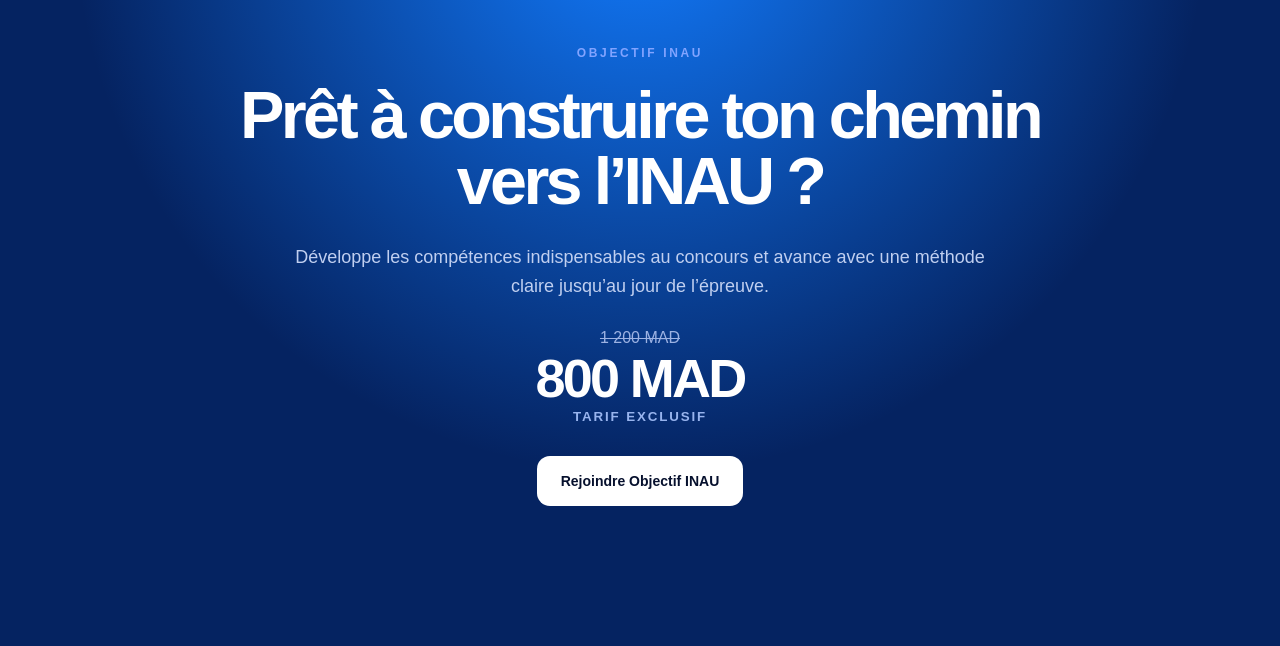
<file: inau.html>
<!doctype html>
<html lang="fr">
<head>
  <meta charset="utf-8">
  <meta name="viewport" content="width=device-width, initial-scale=1">
  <title>Objectif INAU — Préparation au concours de l’INAU</title>
  <meta name="description" content="Prépare le concours d’accès à l’INAU : urbanisme, analyse graphique, compréhension de texte, dissertation et accompagnement personnalisé.">
  <link rel="stylesheet" href="styles.css">
  <link rel="stylesheet" href="inau.css">
  <link rel="icon" type="image/png" href="assets/favicon-64.png">
  <link rel="stylesheet" href="imagery.css">
</head>
<body class="inau-page">
  <header class="nav-wrap">
    <a class="brand" href="index.html"><img src="assets/the-archimates-logo.png" alt="The Archimates"></a>
    <a class="back-link" href="index.html#programmes">← Tous les programmes</a>
  </header>

  <main>
    <section class="inau-hero">
      <div class="inau-hero-copy">
        <p class="eyebrow">PRÉPARATION SPÉCIALISÉE · CONCOURS INAU</p>
        <div class="inau-wordmark"><span>OBJECTIF</span><strong>INAU</strong></div>
        <h1>Comprendre la ville. <span>Réussir le concours.</span></h1>
        <p>Une préparation structurée pour maîtriser les notions d’urbanisme, l’analyse graphique, la compréhension de texte et la dissertation.</p>
        <div class="hero-actions">
          <a class="button button-light" href="https://wa.me/212623069864">Rejoindre Objectif INAU</a>
          <a class="text-link" href="#curriculum">Voir le curriculum ↓</a>
        </div>
        <div class="price-line"><span>Tarif habituel <s>1 200 MAD</s></span><strong>Tarif exclusif : 800 MAD</strong></div>
      </div>
      <div class="urban-map supplied-art" aria-hidden="true"><img src="assets/geometrie-composition.webp" alt="" width="816" height="1456" fetchpriority="high"><p>ANALYSER<br>STRUCTURER<br>ARGUMENTER</p></div>
    </section>

    <section class="inau-trust">
      <div><strong>4</strong><span>compétences essentielles</span></div>
      <div><strong>100%</strong><span>orienté concours INAU</span></div>
      <div><strong>Pas à pas</strong><span>des fondements aux épreuves</span></div>
      <div><strong>Suivi</strong><span>exercices et corrections</span></div>
    </section>

    <section class="inau-intro white-section">
      <div><p class="eyebrow">UNE PRÉPARATION SPÉCIFIQUE</p><h2>Un concours spécifique exige une méthode spécifique.</h2></div>
      <div>
        <p>Objectif INAU est un programme entièrement consacré au concours d’accès à l’Institut National d’Aménagement et d’Urbanisme.</p>
        <p>Tu apprends à comprendre les enjeux territoriaux, interpréter les documents graphiques et exprimer une réflexion claire, structurée et argumentée.</p>
      </div>
    </section>

    <section class="challenge-section">
      <div class="challenge-head"><p class="eyebrow">LES DIFFICULTÉS DU CONCOURS</p><h2>Des idées pertinentes ne suffisent pas. Il faut savoir les démontrer.</h2></div>
      <div class="challenge-list">
        <article><span>01</span><p>Identifier les notions d’urbanisme réellement importantes.</p></article>
        <article><span>02</span><p>Interpréter un graphique, un tableau, une carte ou un plan.</p></article>
        <article><span>03</span><p>Construire une dissertation cohérente et argumentée.</p></article>
        <article><span>04</span><p>Comprendre précisément les attentes du concours.</p></article>
      </div>
    </section>

    <section class="competencies white-section">
      <p class="eyebrow">LES APPRENTISSAGES</p>
      <h2>Quatre compétences. Une préparation complète.</h2>
      <div class="competency-grid">
        <article><span>01</span><h3>Notions d’urbanisme</h3><p>Comprendre la ville, le territoire, leur évolution et les acteurs de leur planification.</p></article>
        <article><span>02</span><h3>Analyse graphique</h3><p>Lire et commenter graphiques, tableaux, cartes, plans et documents d’urbanisme.</p></article>
        <article><span>03</span><h3>Compétences linguistiques</h3><p>Améliorer sa compréhension, son vocabulaire et la clarté de ses réponses.</p></article>
        <article><span>04</span><h3>Dissertation</h3><p>Analyser le sujet, problématiser, organiser ses arguments et rédiger avec précision.</p></article>
      </div>
    </section>

    <section id="curriculum" class="inau-curriculum">
      <div class="curriculum-head"><p class="eyebrow">CURRICULUM</p><h2>Cinq phases pour progresser avec méthode.</h2></div>
      <div class="accordion dark-accordion">
        <details open><summary><span>01</span>Fondements<b>+</b></summary><p>Bienvenue et méthodologie · Préparation mentale · Acteurs de la planification · Missions de l’urbaniste</p></details>
        <details><summary><span>02</span>Urbanisme<b>+</b></summary><p>Glossaire · Histoire de l’urbanisme · Urbanistes de renommée · Urbanisme au Maroc</p></details>
        <details><summary><span>03</span>Analyse graphique<b>+</b></summary><p>Graphiques, tableaux, cartes et plans · Documents d’urbanisme · Méthodes d’interprétation</p></details>
        <details><summary><span>04</span>Langue & dissertation<b>+</b></summary><p>Règles essentielles du français · Compréhension de texte · Problématique · Plan · Rédaction</p></details>
        <details><summary><span>05</span>Entraînements & corrections<b>+</b></summary><p>Analyses graphiques · Compréhensions de texte · Dissertations · Anciennes épreuves · Concours blancs</p></details>
      </div>
    </section>

    <section class="method-section white-section">
      <p class="eyebrow">LA MÉTHODE OBJECTIF INAU</p>
      <h2>Comprendre. Analyser. Structurer. Rédiger. S’entraîner.</h2>
      <div class="method-flow">
        <div><strong>01</strong><span>Acquérir les fondements</span></div>
        <div><strong>02</strong><span>Interpréter les documents</span></div>
        <div><strong>03</strong><span>Organiser son raisonnement</span></div>
        <div><strong>04</strong><span>Rédiger avec précision</span></div>
        <div><strong>05</strong><span>Appliquer en conditions réelles</span></div>
      </div>
    </section>

    <section class="included-section">
      <div><p class="eyebrow">CE QUE TU OBTIENS</p><h2>Une formation en ligne, avec un véritable suivi.</h2></div>
      <div class="included-list">
        <p><b>01</b> Cours structurés et supports pédagogiques</p>
        <p><b>02</b> Exercices pratiques ciblés</p>
        <p><b>03</b> Corrections détaillées</p>
        <p><b>04</b> Séances d’accompagnement en direct</p>
        <p><b>05</b> Accès au groupe dédié</p>
        <p><b>06</b> Accès jusqu’à la date du concours</p>
      </div>
    </section>

    <section class="inau-faq white-section">
      <div><p class="eyebrow">QUESTIONS FRÉQUENTES</p><h2>Avant de commencer.</h2></div>
      <div class="accordion">
        <details open><summary>Je ne connais rien à l’urbanisme. Puis-je suivre ?<b>+</b></summary><p>Oui. Le programme commence par les fondements et te guide progressivement vers les exercices du concours.</p></details>
        <details><summary>La dissertation est-elle incluse ?<b>+</b></summary><p>Oui. Tu apprendras à analyser le sujet, formuler une problématique, construire le plan et rédiger chaque partie.</p></details>
        <details><summary>L’analyse graphique est-elle travaillée ?<b>+</b></summary><p>Oui. Tu travailleras sur des graphiques, tableaux, cartes, plans et documents d’urbanisme.</p></details>
        <details><summary>Jusqu’à quand ai-je accès au programme ?<b>+</b></summary><p>L’accès commence après ton inscription et reste disponible jusqu’à la date du concours, selon les conditions de la cohorte.</p></details>
      </div>
    </section>

    <section class="inau-cta">
      <p class="eyebrow">OBJECTIF INAU</p>
      <h2>Prêt à construire ton chemin vers l’INAU ?</h2>
      <p>Développe les compétences indispensables au concours et avance avec une méthode claire jusqu’au jour de l’épreuve.</p>
      <div class="cta-price"><span><s>1 200 MAD</s></span><strong>800 MAD</strong><small>Tarif exclusif</small></div>
      <a class="button button-light" href="https://wa.me/212623069864">Rejoindre Objectif INAU</a>
    </section>
  </main>
</body>
</html>
</file>
<file: styles.css>
:root{--blue:#0639dd;--deep:#020b2a;--ink:#06102d;--white:#fff;--muted:#9aa7cc;--line:rgba(255,255,255,.15);--radius:26px}*{box-sizing:border-box}html{scroll-behavior:smooth}body{margin:0;background:var(--deep);color:var(--white);font-family:Arial,Helvetica,sans-serif;-webkit-font-smoothing:antialiased}a{color:inherit;text-decoration:none}.nav-wrap{position:fixed;z-index:50;top:22px;left:4vw;right:4vw;display:flex;align-items:center;justify-content:space-between;pointer-events:none}.brand,.nav-links,.menu-toggle{pointer-events:auto}.brand img{width:188px;height:68px;object-fit:contain;filter:brightness(0) invert(1)}.nav-links{display:flex;gap:4px;padding:7px;background:rgba(3,9,27,.72);backdrop-filter:blur(18px);border:1px solid rgba(255,255,255,.12);border-radius:18px;box-shadow:0 16px 45px rgba(0,0,0,.22)}.nav-links a{padding:13px 18px;border-radius:12px;color:#c9d1e9;font-size:14px;font-weight:700}.nav-links a:hover,.nav-links a.active{background:rgba(255,255,255,.1);color:#fff}.menu-toggle{display:none}.hero{min-height:100vh;display:grid;grid-template-columns:46% 54%;overflow:hidden;background:linear-gradient(145deg,#020a29 0%,#063fdc 75%,#0d66ff 100%)}.hero-copy{padding:190px 5vw 80px;display:flex;flex-direction:column;justify-content:center}.eyebrow{font-size:12px;letter-spacing:.22em;font-weight:800;color:#82a4ff;margin:0 0 22px}.hero h1{font-size:clamp(48px,5.5vw,86px);line-height:.98;letter-spacing:-.055em;margin:0;max-width:820px}.hero h1 span{color:#8fb2ff}.hero-text{max-width:650px;color:#c8d5ff;font-size:19px;line-height:1.65;margin:32px 0}.hero-actions{display:flex;align-items:center;gap:28px}.button{display:inline-flex;align-items:center;justify-content:center;padding:17px 24px;border-radius:13px;font-size:14px;font-weight:800}.button-light{background:#fff;color:#06102d}.button-blue{background:var(--blue);color:#fff}.text-link{font-size:14px;font-weight:800}.text-link span{margin-left:8px}.hero-proof{display:flex;gap:34px;margin-top:70px;padding-top:28px;border-top:1px solid var(--line)}.hero-proof div{display:flex;flex-direction:column;gap:6px}.hero-proof strong{font-size:23px}.hero-proof span{color:#aab8e0;font-size:12px}.hero-art{position:relative;margin:18px 18px 18px 0;border-radius:30px;overflow:hidden;background:radial-gradient(circle at 70% 25%,rgba(74,143,255,.55),transparent 33%),linear-gradient(145deg,#071331,#020611 65%);border:1px solid rgba(255,255,255,.18);transform:rotate(2deg);box-shadow:0 40px 80px rgba(0,0,0,.35)}.blueprint-grid{position:absolute;inset:0;background-image:linear-gradient(rgba(99,154,255,.08) 1px,transparent 1px),linear-gradient(90deg,rgba(99,154,255,.08) 1px,transparent 1px);background-size:52px 52px;mask-image:linear-gradient(to bottom,black,transparent 90%)}.monogram{position:absolute;left:7%;bottom:-12%;font-size:48vw;line-height:.8;font-weight:900;color:transparent;-webkit-text-stroke:2px rgba(151,185,255,.38);letter-spacing:-.1em}.hero-art p{position:absolute;right:8%;bottom:8%;text-align:right;font-weight:900;font-size:clamp(25px,3vw,54px);line-height:.9;letter-spacing:-.05em}.orbit{position:absolute;border:1px solid rgba(161,193,255,.35);border-radius:50%}.orbit-one{width:440px;height:440px;right:-80px;top:8%}.orbit-two{width:620px;height:620px;right:-170px;top:-2%}.programs-section{padding:130px 4vw 150px;background:linear-gradient(160deg,#02030b 10%,#030d38 70%,#061b89)}.section-heading{display:flex;justify-content:space-between;align-items:end;gap:40px;margin-bottom:65px}.section-heading h2{font-size:clamp(38px,5vw,68px);line-height:1.03;letter-spacing:-.05em;max-width:900px;margin:0}.audience-tabs{display:grid;grid-template-columns:repeat(3,1fr);gap:14px;margin-bottom:48px}.audience-tab{position:relative;text-align:left;background:rgba(255,255,255,.045);border:1px solid rgba(255,255,255,.14);color:#647096;border-radius:18px;padding:24px 28px;font-size:22px;font-weight:800;cursor:pointer;transition:.28s ease}.audience-tab span{display:block;font-size:11px;letter-spacing:.18em;margin-bottom:17px}.audience-tab:hover{color:#cbd5f8;border-color:rgba(255,255,255,.3)}.audience-tab.active{color:#fff;background:linear-gradient(135deg,#0e52ff,#032baf);border-color:#4f83ff;box-shadow:0 20px 45px rgba(0,56,220,.35);transform:translateY(-4px)}.program-grid{display:grid;grid-template-columns:repeat(3,1fr);gap:28px;animation:fade .35s ease}.program-grid[hidden]{display:none}@keyframes fade{from{opacity:0;transform:translateY(12px)}to{opacity:1;transform:none}}.program-card{min-width:0}.card-visual{height:330px;border-radius:var(--radius);position:relative;overflow:hidden;display:flex;align-items:flex-end;padding:30px;background:#102770;border:1px solid rgba(255,255,255,.15);box-shadow:0 22px 50px rgba(0,0,0,.28)}.card-visual:before{content:"";position:absolute;inset:0;background-image:linear-gradient(rgba(255,255,255,.06) 1px,transparent 1px),linear-gradient(90deg,rgba(255,255,255,.06) 1px,transparent 1px);background-size:34px 34px;mask-image:linear-gradient(to bottom,black,transparent)}.card-visual strong{position:relative;font-size:40px;line-height:.9;letter-spacing:-.06em}.badge{position:absolute;top:20px;right:20px;padding:9px 12px;background:rgba(0,0,0,.45);backdrop-filter:blur(8px);border:1px solid rgba(255,255,255,.22);border-radius:30px;text-transform:uppercase;font-size:10px;font-weight:800;letter-spacing:.1em}.acm-visual{background:radial-gradient(circle at 70% 15%,#304369,transparent 30%),linear-gradient(155deg,#050505,#1a1a1d)}.acm-visual img{width:100%;height:100%;object-fit:contain;position:relative}.inau-visual{background:linear-gradient(145deg,#16289b,#027eff)}.resources-visual{background:#f3f5ff;color:#07143a}.resources-visual i{position:absolute;right:28px;top:22px;font-size:48px;font-style:normal}.archicad-visual{background:linear-gradient(145deg,#0b5dd7,#00a8e8)}.revit-visual{background:linear-gradient(145deg,#173a83,#5568ff)}.firm-visual{background:linear-gradient(145deg,#161d3b,#7656ff)}.public-visual{background:linear-gradient(145deg,#073474,#0089e9)}.dce-visual{background:linear-gradient(145deg,#232633,#5b6579)}.card-copy{padding:24px 6px}.card-copy p{text-transform:uppercase;color:#668fff;font-size:11px;letter-spacing:.13em;font-weight:800;margin:0 0 9px}.card-copy h3{font-size:23px;margin:0 0 12px}.card-copy span{display:block;min-height:48px;color:#97a4ca;line-height:1.5;font-size:15px}.card-copy a{display:inline-block;margin-top:22px;font-size:14px;font-weight:800;border-bottom:1px solid rgba(255,255,255,.4);padding-bottom:5px}.card-copy b{margin-left:8px}.mission-section{background:#fff;color:var(--ink);padding:140px 6vw}.mission-section .eyebrow{color:var(--blue)}.mission-grid{display:grid;grid-template-columns:1.45fr .65fr;gap:10vw;align-items:start}.mission-grid h2{font-size:clamp(42px,5vw,76px);line-height:1.01;letter-spacing:-.055em;margin:0}.mission-grid p{font-size:18px;color:#536080;line-height:1.75;margin:0 0 32px}.resource-section{background:#edf2ff;color:var(--ink);display:grid;grid-template-columns:1fr 1fr;gap:9vw;padding:120px 6vw}.resource-section .eyebrow{color:var(--blue)}.resource-section h2{font-size:clamp(38px,4.5vw,64px);line-height:1.02;letter-spacing:-.05em;margin:0}.resource-links{display:flex;flex-direction:column}.resource-links a{display:grid;grid-template-columns:55px 1fr auto;align-items:center;padding:24px 0;border-bottom:1px solid #b7c5e9;font-size:20px;font-weight:800}.resource-links span{font-size:11px;color:#6680bc}footer{padding:110px 6vw 32px;background:#03103c}.footer-top{display:flex;justify-content:space-between;align-items:end;gap:30px;padding-bottom:100px}.footer-top h2{max-width:800px;font-size:clamp(42px,5vw,76px);line-height:1;letter-spacing:-.055em;margin:0}.footer-bottom{display:grid;grid-template-columns:1fr auto 1fr;align-items:center;border-top:1px solid var(--line);padding-top:28px;color:#8896be;font-size:12px}.footer-bottom img{width:160px;filter:brightness(0) invert(1)}.footer-bottom div{justify-self:end;display:flex;gap:18px}
@media(max-width:980px){.nav-wrap{top:12px;left:18px;right:18px}.brand img{width:145px;height:54px}.menu-toggle{display:block;background:rgba(3,9,27,.8);color:#fff;border:1px solid rgba(255,255,255,.18);border-radius:12px;padding:12px 15px;font-weight:800}.nav-links{display:none;position:absolute;top:64px;right:0;flex-direction:column;min-width:220px}.nav-links.open{display:flex}.hero{grid-template-columns:1fr;padding-top:0}.hero-copy{padding:145px 6vw 70px}.hero-art{height:520px;margin:0 18px 18px;transform:none}.hero-proof{flex-wrap:wrap}.section-heading,.mission-grid,.resource-section{grid-template-columns:1fr;display:grid}.program-grid{grid-template-columns:1fr 1fr}.audience-tab{padding:20px;font-size:17px}.footer-top{align-items:start;flex-direction:column}.footer-bottom{grid-template-columns:1fr;gap:22px}.footer-bottom div{justify-self:start}}@media(max-width:650px){.hero h1{font-size:47px}.hero-text{font-size:17px}.hero-actions{align-items:flex-start;flex-direction:column}.hero-proof{gap:22px}.hero-proof div{width:40%}.hero-art{height:390px}.monogram{font-size:90vw}.programs-section,.mission-section,.resource-section{padding:92px 20px}.audience-tabs{gap:7px}.audience-tab{padding:15px 11px;font-size:14px;border-radius:13px}.audience-tab span{margin-bottom:10px}.program-grid{grid-template-columns:1fr}.card-visual{height:280px}.mission-grid{gap:34px}.resource-section{gap:45px}footer{padding:85px 20px 25px}.footer-top{padding-bottom:70px}.footer-bottom img{width:145px}}
</file>
<file: imagery.css>
.supplied-art>img{position:absolute;inset:0;width:100%;height:100%;object-fit:cover}.supplied-art:after{content:"";position:absolute;inset:0;background:linear-gradient(transparent 45%,rgba(1,8,32,.78))}.supplied-art>p{z-index:1;color:white}.card-visual.illustrated-card{isolation:isolate;color:white}.card-visual .program-art{position:absolute;inset:0;width:100%;height:100%;object-fit:cover;object-position:center 58%;z-index:-2}.illustrated-card:after{content:"";position:absolute;inset:0;background:linear-gradient(rgba(0,6,25,.12),rgba(0,6,25,.05) 30%,rgba(0,6,25,.85));z-index:-1}.illustrated-card:before{display:none}.illustrated-card .badge{z-index:2}.drawing-gallery{background:#fff;color:#06102d;padding:110px 6vw}.drawing-gallery .eyebrow,.student-story .eyebrow{color:#0644df}.drawing-gallery h2,.student-story h2{font-size:clamp(36px,4.6vw,68px);line-height:1.06;letter-spacing:-.045em;margin:0}.gallery-intro{max-width:650px;font-size:18px;line-height:1.6;color:#536080;margin:24px 0 48px}.drawing-grid{display:grid;grid-template-columns:repeat(3,minmax(0,1fr));gap:48px 24px}.drawing-grid figure{margin:0;min-width:0}.drawing-grid a{display:block;border-radius:18px;transition:transform .2s}.drawing-grid a:hover{transform:translateY(-5px)}.drawing-grid img{display:block;width:100%;height:auto;aspect-ratio:911/725;object-fit:contain}.drawing-grid h3{font-size:18px;line-height:1.35;margin:20px 0 8px}.drawing-grid figcaption p{color:#536080;font-size:16px;line-height:1.5;margin:0}.student-story{background:#edf2ff;color:#06102d;padding:100px 9vw;display:grid;grid-template-columns:1fr .7fr;align-items:center;gap:10vw}.student-story p:not(.eyebrow){color:#536080;font-size:18px;line-height:1.7;margin:28px 0}.story-image{display:block;max-width:340px;justify-self:center}.story-image img{width:100%;height:auto;display:block}.drawing-gallery a:focus-visible,.student-story a:focus-visible{outline:3px solid #1763ff;outline-offset:6px}@media(max-width:980px){.drawing-grid{grid-template-columns:repeat(2,minmax(0,1fr))}.student-story{gap:40px}}@media(max-width:650px){.drawing-gallery,.student-story{padding:75px 20px}.drawing-grid{grid-template-columns:1fr;gap:40px}.student-story{grid-template-columns:1fr}.story-image{max-width:300px}.hero-art.supplied-art>img{object-position:center 60%}}@media(prefers-reduced-motion:reduce){.drawing-grid a{transition:none}}
</file>
<file: acm.css>
.acm-page{background:#02040c}.acm-page .back-link{pointer-events:auto;background:rgba(255,255,255,.09);border:1px solid rgba(255,255,255,.15);border-radius:12px;padding:13px 18px;font-size:13px;font-weight:800;backdrop-filter:blur(12px)}.acm-hero{min-height:100vh;padding:170px 6vw 90px;display:grid;grid-template-columns:1.25fr .65fr;gap:8vw;align-items:center;background:radial-gradient(circle at 82% 34%,#124bd0 0%,#061643 22%,transparent 48%),linear-gradient(145deg,#02040c,#07143b);overflow:hidden}.acm-hero-copy{max-width:850px}.acm-mark{width:min(520px,80%);height:170px;object-fit:contain;object-position:left;margin:-20px 0}.acm-hero h1{font-size:clamp(48px,6vw,92px);line-height:.95;letter-spacing:-.06em;margin:22px 0}.acm-hero h1 span{color:#76a2ff}.acm-hero-copy>p:not(.eyebrow){color:#aebde4;max-width:700px;font-size:19px;line-height:1.65}.acm-score{transform:rotate(3deg)}.score-card,.score-row>div{border:1px solid rgba(255,255,255,.19);background:rgba(6,28,91,.62);backdrop-filter:blur(16px);box-shadow:0 30px 70px rgba(0,0,0,.35)}.score-card{padding:34px;border-radius:28px}.score-card span{font-size:12px;letter-spacing:.18em;color:#85a9ff;font-weight:800}.score-card strong{display:block;font-size:110px;letter-spacing:-.09em;line-height:.9;margin:20px 0}.score-card sup,.score-row sup{font-size:.3em}.score-card p{color:#b6c6ed;line-height:1.5}.score-row{display:grid;grid-template-columns:1fr 1fr;gap:12px;margin-top:12px}.score-row>div{padding:24px;border-radius:22px;display:flex;flex-direction:column}.score-row strong{font-size:52px}.score-row span{color:#9cafdc}.proof-note{color:#8394c2;font-size:13px;line-height:1.5}.acm-trust{display:grid;grid-template-columns:repeat(4,1fr);padding:38px 6vw;background:#073bd4}.acm-trust div{display:flex;flex-direction:column;padding:8px 30px;border-right:1px solid rgba(255,255,255,.25)}.acm-trust div:first-child{padding-left:0}.acm-trust div:last-child{border:0}.acm-trust strong{font-size:32px}.acm-trust span{font-size:12px;color:#bfd0ff;margin-top:6px}.white-section{background:#fff;color:#06102d}.white-section .eyebrow{color:#0644df}.acm-intro{padding:130px 6vw;display:grid;grid-template-columns:1.2fr .7fr;gap:10vw}.acm-intro h2,.learning-section h2,.curriculum-head h2,.support-section h2,.acm-cta h2{font-size:clamp(42px,5.4vw,78px);line-height:1;letter-spacing:-.055em;margin:0}.acm-intro>div:last-child{font-size:18px;color:#536080;line-height:1.75}.learning-section{padding:120px 6vw;background:linear-gradient(145deg,#020611,#06184e)}.learning-grid{display:grid;grid-template-columns:repeat(5,1fr);gap:1px;background:rgba(255,255,255,.12);margin-top:70px;border:1px solid rgba(255,255,255,.12)}.learning-grid article{background:#04102f;padding:38px 26px;min-height:280px}.learning-grid span{font-size:11px;color:#6588e7;letter-spacing:.15em}.learning-grid h3{font-size:23px;line-height:1.05;margin:70px 0 18px}.learning-grid p{color:#8595bd;line-height:1.5;font-size:14px}.curriculum-section{padding:130px 6vw;display:grid;grid-template-columns:.8fr 1fr;gap:10vw}.accordion details{border-bottom:1px solid #ccd5ec;padding:0}.accordion summary{cursor:pointer;list-style:none;display:grid;grid-template-columns:50px 1fr auto;align-items:center;padding:25px 0;font-size:21px;font-weight:800}.accordion summary::-webkit-details-marker{display:none}.accordion summary span{font-size:11px;color:#6980b5}.accordion summary b{font-size:25px;color:#315cd5}.accordion details[open] summary b{transform:rotate(45deg)}.accordion details p{color:#617092;line-height:1.65;padding:0 0 25px 50px;margin:0}.support-section{padding:120px 6vw;display:grid;grid-template-columns:1fr 1fr;gap:10vw;background:#eaf0ff;color:#071330}.support-section .eyebrow{color:#0644df}.support-list{border-top:1px solid #bfcbea}.support-list p{display:grid;grid-template-columns:50px 1fr;padding:24px 0;margin:0;border-bottom:1px solid #bfcbea;font-size:17px}.support-list b{color:#5472be;font-size:11px}.acm-cta{text-align:center;padding:140px 6vw;background:radial-gradient(circle at 50% 0,#1356f4,transparent 60%),#03103b}.acm-cta h2{max-width:900px;margin:0 auto}.acm-cta>p:not(.eyebrow){color:#b7c5e8;font-size:18px;margin:28px auto 36px}.acm-cta .button{min-width:240px}
@media(max-width:900px){.acm-hero,.acm-intro,.curriculum-section,.support-section{grid-template-columns:1fr}.acm-score{max-width:560px;transform:none}.learning-grid{grid-template-columns:1fr 1fr}.acm-trust{grid-template-columns:1fr 1fr;gap:24px}.acm-trust div{border:0;padding:0}.acm-page .brand{display:none}.acm-page .nav-wrap{justify-content:flex-end}}@media(max-width:600px){.acm-hero{padding:135px 20px 80px}.acm-mark{height:110px}.acm-hero h1{font-size:47px}.score-card strong{font-size:86px}.acm-intro,.learning-section,.curriculum-section,.support-section,.acm-cta{padding:90px 20px}.learning-grid{grid-template-columns:1fr}.learning-grid article{min-height:220px}.learning-grid h3{margin-top:45px}.acm-trust{padding:34px 20px}.accordion summary{font-size:17px}}
</file>
<file: inau.css>
.inau-page{background:#020918}.inau-page .back-link{pointer-events:auto;background:rgba(255,255,255,.09);border:1px solid rgba(255,255,255,.15);border-radius:12px;padding:13px 18px;font-size:13px;font-weight:800;backdrop-filter:blur(12px)}.inau-hero{min-height:100vh;padding:170px 6vw 90px;display:grid;grid-template-columns:1.1fr .75fr;gap:8vw;align-items:center;background:radial-gradient(circle at 82% 30%,#087cff 0%,#063dab 18%,transparent 48%),linear-gradient(145deg,#020817,#061b59);overflow:hidden}.inau-wordmark{display:flex;align-items:baseline;gap:15px;margin-bottom:28px}.inau-wordmark span{font-size:18px;letter-spacing:.3em;color:#85aaff;font-weight:800}.inau-wordmark strong{font-size:72px;letter-spacing:-.07em}.inau-hero h1{font-size:clamp(50px,6vw,92px);line-height:.94;letter-spacing:-.06em;margin:0 0 30px}.inau-hero h1 span{color:#77a8ff}.inau-hero-copy>p:not(.eyebrow){color:#b6c7ed;max-width:720px;font-size:19px;line-height:1.65}.price-line{display:flex;flex-direction:column;gap:7px;margin-top:42px;color:#a9bce7}.price-line strong{font-size:23px;color:#fff}.urban-map{position:relative;height:620px;border-radius:30px;overflow:hidden;background:rgba(2,12,42,.72);border:1px solid rgba(255,255,255,.17);box-shadow:0 35px 80px rgba(0,0,0,.4);transform:rotate(2deg)}.map-grid{position:absolute;inset:0;background-image:linear-gradient(rgba(109,169,255,.13) 1px,transparent 1px),linear-gradient(90deg,rgba(109,169,255,.13) 1px,transparent 1px);background-size:42px 42px}.map-ring{position:absolute;border:24px solid rgba(61,137,255,.13);border-radius:50%}.ring-a{width:430px;height:430px;right:-80px;top:30px}.ring-b{width:260px;height:260px;left:-40px;bottom:70px}.axis{position:absolute;height:18px;background:#0d55db;transform-origin:left center}.axis-a{width:760px;left:-80px;top:140px;transform:rotate(36deg)}.axis-b{width:680px;left:40px;bottom:130px;transform:rotate(-28deg)}.urban-map p{position:absolute;right:35px;bottom:35px;text-align:right;font-size:34px;font-weight:900;line-height:.9;letter-spacing:-.04em}.inau-trust{display:grid;grid-template-columns:repeat(4,1fr);padding:38px 6vw;background:#0752dd}.inau-trust div{display:flex;flex-direction:column;padding:8px 30px;border-right:1px solid rgba(255,255,255,.25)}.inau-trust div:first-child{padding-left:0}.inau-trust div:last-child{border:0}.inau-trust strong{font-size:27px}.inau-trust span{font-size:12px;color:#c0d3ff;margin-top:6px}.white-section{background:#fff;color:#06102d}.white-section .eyebrow{color:#0752dd}.inau-intro{padding:130px 6vw;display:grid;grid-template-columns:1.15fr .7fr;gap:10vw}.inau-intro h2,.challenge-head h2,.competencies h2,.curriculum-head h2,.method-section h2,.included-section h2,.inau-faq h2,.inau-cta h2{font-size:clamp(42px,5.2vw,76px);line-height:1;letter-spacing:-.055em;margin:0}.inau-intro>div:last-child{font-size:18px;color:#536080;line-height:1.75}.challenge-section{padding:120px 6vw;background:linear-gradient(145deg,#020813,#06205f);display:grid;grid-template-columns:1fr .85fr;gap:10vw}.challenge-list{border-top:1px solid rgba(255,255,255,.2)}.challenge-list article{display:grid;grid-template-columns:52px 1fr;align-items:center;border-bottom:1px solid rgba(255,255,255,.2);padding:20px 0}.challenge-list span{font-size:11px;color:#6f91e8}.challenge-list p{font-size:17px;line-height:1.5}.competencies{padding:130px 6vw}.competencies>h2{max-width:850px}.competency-grid{display:grid;grid-template-columns:repeat(4,1fr);gap:1px;background:#ccd6ee;border:1px solid #ccd6ee;margin-top:70px}.competency-grid article{background:#f7f9ff;padding:36px 28px;min-height:310px}.competency-grid span{font-size:11px;color:#5577ce}.competency-grid h3{font-size:24px;line-height:1.05;margin:75px 0 18px}.competency-grid p{color:#687592;line-height:1.55}.inau-curriculum{padding:130px 6vw;display:grid;grid-template-columns:.8fr 1fr;gap:10vw;background:#03123d}.dark-accordion details{border-color:rgba(255,255,255,.2)}.accordion details{border-bottom:1px solid #c8d2ea}.accordion summary{cursor:pointer;list-style:none;display:grid;grid-template-columns:52px 1fr auto;align-items:center;padding:25px 0;font-size:20px;font-weight:800}.accordion summary::-webkit-details-marker{display:none}.accordion summary span{font-size:11px;color:#6686dd}.accordion summary b{font-size:24px;color:#5684ff}.accordion details[open] summary b{transform:rotate(45deg)}.accordion details p{color:#7888ae;line-height:1.65;margin:0;padding:0 0 25px 52px}.dark-accordion details p{color:#a3b4df}.method-section{padding:130px 6vw}.method-section h2{max-width:980px}.method-flow{display:grid;grid-template-columns:repeat(5,1fr);margin-top:65px;border-top:1px solid #cbd4ea}.method-flow div{padding:26px 22px;border-right:1px solid #cbd4ea;min-height:160px}.method-flow strong{display:block;color:#4169d0;font-size:12px;margin-bottom:54px}.method-flow span{font-weight:800;line-height:1.4}.included-section{padding:120px 6vw;display:grid;grid-template-columns:1fr .85fr;gap:10vw;background:#eaf0ff;color:#071330}.included-section .eyebrow{color:#0752dd}.included-list{border-top:1px solid #becbec}.included-list p{display:grid;grid-template-columns:50px 1fr;margin:0;padding:22px 0;border-bottom:1px solid #becbec;font-size:17px}.included-list b{font-size:11px;color:#5573c0}.inau-faq{padding:130px 6vw;display:grid;grid-template-columns:.7fr 1fr;gap:10vw}.inau-cta{text-align:center;padding:140px 6vw;background:radial-gradient(circle at 50% 0,#127cff,transparent 58%),#052361}.inau-cta h2{max-width:900px;margin:auto}.inau-cta>p:not(.eyebrow){max-width:700px;margin:28px auto;color:#c0cff0;font-size:18px;line-height:1.6}.cta-price{display:flex;flex-direction:column;align-items:center;margin:20px 0 32px}.cta-price span{color:#9cb2e3}.cta-price strong{font-size:54px;letter-spacing:-.05em}.cta-price small{text-transform:uppercase;letter-spacing:.14em;color:#98b4ee;font-weight:800}
@media(max-width:900px){.inau-hero,.inau-intro,.challenge-section,.inau-curriculum,.included-section,.inau-faq{grid-template-columns:1fr}.urban-map{height:440px;transform:none}.competency-grid{grid-template-columns:1fr 1fr}.method-flow{grid-template-columns:1fr 1fr}.inau-trust{grid-template-columns:1fr 1fr;gap:25px}.inau-trust div{border:0;padding:0}.inau-page .brand{display:none}.inau-page .nav-wrap{justify-content:flex-end}}@media(max-width:600px){.inau-hero{padding:135px 20px 80px}.inau-wordmark strong{font-size:54px}.inau-wordmark span{font-size:13px}.inau-hero h1{font-size:47px}.urban-map{height:340px}.inau-intro,.challenge-section,.competencies,.inau-curriculum,.method-section,.included-section,.inau-faq,.inau-cta{padding:90px 20px}.competency-grid,.method-flow{grid-template-columns:1fr}.competency-grid article{min-height:240px}.competency-grid h3{margin-top:45px}.inau-trust{padding:34px 20px}.method-flow div{min-height:130px}}
</file>
